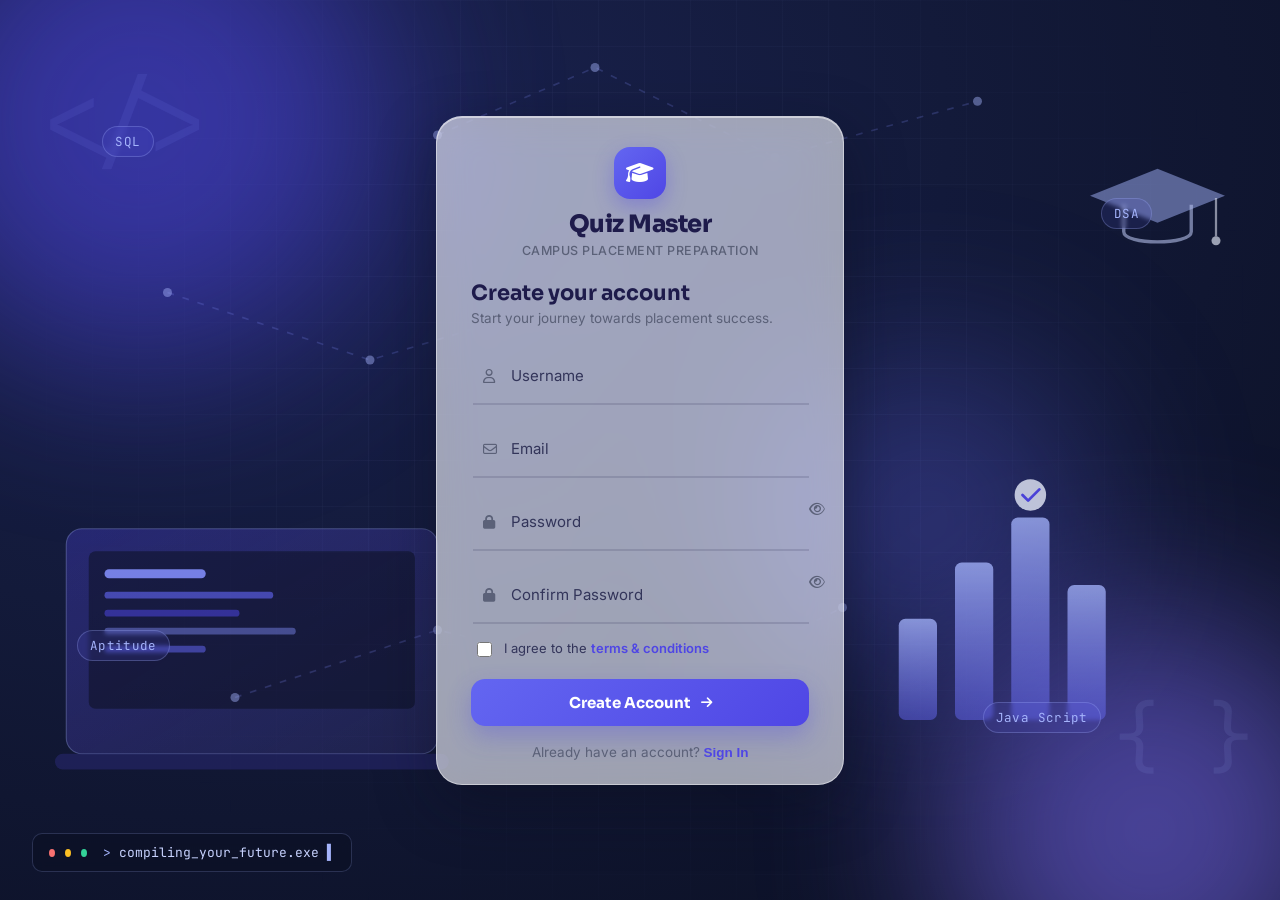
<file: index.html>
<!DOCTYPE html>
<html lang="en">
<head>
<meta charset="UTF-8" />
<meta name="viewport" content="width=device-width, initial-scale=1.0" />
<title>PlacementPro — Sign In / Sign Up</title>
<link rel="preconnect" href="https://fonts.googleapis.com">
<link rel="preconnect" href="https://fonts.gstatic.com" crossorigin>
<link href="https://fonts.googleapis.com/css2?family=Sora:wght@400;600;700;800&family=Inter:wght@400;500;600&family=JetBrains+Mono:wght@400;500&display=swap" rel="stylesheet">
<link rel="stylesheet" href="https://cdnjs.cloudflare.com/ajax/libs/font-awesome/6.5.1/css/all.min.css">
<link rel="stylesheet" href="CSS/index.css">
</head>
<body>

  <!-- ===================== BACKGROUND SCENE ===================== -->
  <div class="scene" aria-hidden="true">
    <div class="grid-overlay"></div>
    <div class="glow glow-1"></div>
    <div class="glow glow-2"></div>
    <div class="glow glow-3"></div>

    <svg class="scene-illustration" viewBox="0 0 1200 800" preserveAspectRatio="xMidYMid slice">
      <defs>
        <linearGradient id="panelGrad" x1="0" y1="0" x2="1" y2="1">
          <stop offset="0%" stop-color="#4F46E5" stop-opacity="0.35"/>
          <stop offset="100%" stop-color="#7C6CF7" stop-opacity="0.15"/>
        </linearGradient>
        <linearGradient id="barGrad" x1="0" y1="1" x2="0" y2="0">
          <stop offset="0%" stop-color="#6366F1" stop-opacity="0.55"/>
          <stop offset="100%" stop-color="#A5B4FC" stop-opacity="0.85"/>
        </linearGradient>
      </defs>

      <!-- laptop / code editor silhouette -->
      <g class="float-slow" transform="translate(90,470)">
        <rect x="0" y="0" width="330" height="200" rx="14" fill="url(#panelGrad)" stroke="#A5B4FC" stroke-opacity="0.35"/>
        <rect x="20" y="20" width="290" height="140" rx="6" fill="#0B1020" fill-opacity="0.55"/>
        <rect x="34" y="36" width="90" height="8" rx="4" fill="#818CF8"/>
        <rect x="34" y="56" width="150" height="6" rx="3" fill="#6366F1" fill-opacity="0.7"/>
        <rect x="34" y="72" width="120" height="6" rx="3" fill="#4F46E5" fill-opacity="0.6"/>
        <rect x="34" y="88" width="170" height="6" rx="3" fill="#818CF8" fill-opacity="0.5"/>
        <rect x="34" y="104" width="90" height="6" rx="3" fill="#6366F1" fill-opacity="0.6"/>
        <rect x="-10" y="200" width="350" height="14" rx="7" fill="#312E81" fill-opacity="0.5"/>
      </g>

      <!-- interview / leaderboard bar chart -->
      <g class="float-med" transform="translate(830,430)">
        <rect x="0" y="120" width="34" height="90" rx="6" fill="url(#barGrad)"/>
        <rect x="50" y="70" width="34" height="140" rx="6" fill="url(#barGrad)"/>
        <rect x="100" y="30" width="34" height="180" rx="6" fill="url(#barGrad)"/>
        <rect x="150" y="90" width="34" height="120" rx="6" fill="url(#barGrad)"/>
        <circle cx="117" cy="10" r="14" fill="#EEF2FF" fill-opacity="0.85"/>
        <path d="M110 10 l5 5 l10 -10" stroke="#4F46E5" stroke-width="2.5" fill="none" stroke-linecap="round" stroke-linejoin="round"/>
      </g>

      <!-- graduation cap -->
      <g class="float-slow" transform="translate(1000,150)">
        <path d="M60 0 L120 24 L60 48 L0 24 Z" fill="#A5B4FC" fill-opacity="0.55"/>
        <path d="M30 32 V56 C30 68 90 68 90 56 V32" fill="none" stroke="#C7D2FE" stroke-width="3" stroke-opacity="0.6"/>
        <line x1="112" y1="26" x2="112" y2="60" stroke="#EEF2FF" stroke-width="2" stroke-opacity="0.6"/>
        <circle cx="112" cy="64" r="4" fill="#EEF2FF" fill-opacity="0.7"/>
      </g>

      <!-- circuit / network dotted connectors -->
      <g class="network-lines" stroke="#818CF8" stroke-opacity="0.25" stroke-width="1.5" fill="none">
        <path d="M420 120 L560 60 L720 140 L900 90"/>
        <path d="M180 260 L360 320 L560 260"/>
        <path d="M240 620 L420 560 L640 610 L780 540"/>
      </g>
      <g fill="#A5B4FC" fill-opacity="0.5">
        <circle cx="420" cy="120" r="4"/>
        <circle cx="560" cy="60" r="4"/>
        <circle cx="720" cy="140" r="4"/>
        <circle cx="900" cy="90" r="4"/>
        <circle cx="180" cy="260" r="4"/>
        <circle cx="360" cy="320" r="4"/>
        <circle cx="560" cy="260" r="4"/>
        <circle cx="240" cy="620" r="4"/>
        <circle cx="420" cy="560" r="4"/>
        <circle cx="640" cy="610" r="4"/>
        <circle cx="780" cy="540" r="4"/>
      </g>

      <!-- code bracket motif -->
      <text class="code-glyph" x="60" y="140" font-family="JetBrains Mono, monospace" font-size="90" fill="#818CF8" fill-opacity="0.18">&lt;/&gt;</text>
      <text class="code-glyph glyph-2" x="1020" y="680" font-family="JetBrains Mono, monospace" font-size="70" fill="#A5B4FC" fill-opacity="0.16">{ }</text>
    </svg>

    <div class="floating-tags">
      <span class="tag t1">SQL</span>
      <span class="tag t2">Aptitude</span>
      <span class="tag t3">DSA</span>
      <span class="tag t4">Java Script</span>
      <span class="tag t5">HR&nbsp;Round</span>
    </div>

    <div class="terminal-strip">
      <span class="terminal-dot d1"></span><span class="terminal-dot d2"></span><span class="terminal-dot d3"></span>
      <span class="terminal-prompt">&gt;</span>
      <span class="terminal-text" id="terminalText"></span><span class="cursor">▌</span>
    </div>
  </div>

  <!-- ===================== AUTH CARD ===================== -->
  <main class="auth-wrapper">
    <div class="auth-card" id="authCard">

      <div class="brand">
        <div class="brand-icon"><i class="fa-solid fa-graduation-cap"></i></div>
        <h1 class="brand-name">Quiz Master</h1>
        <p class="brand-tag">Campus Placement Preparation</p>
      </div>

      <p class="form-message" id="formMessage" role="alert"></p>

      <!-- SIGN UP -->
      <section class="form-panel" id="signupPanel">
        <h2 class="form-title">Create your account</h2>
        <p class="form-subtitle">Start your journey towards placement success.</p>

        <form id="signupForm" novalidate autocomplete="off">
          <div class="field">
            <i class="fa-regular fa-user field-icon"></i>
            <input type="text" id="suUsername" placeholder=" " autocomplete="username">
            <label for="suUsername">Username</label>
            <span class="underline"></span>
            <span class="error-msg" id="suUsernameError"></span>
          </div>

          <div class="field">
            <i class="fa-regular fa-envelope field-icon"></i>
            <input type="email" id="suEmail" placeholder=" " autocomplete="email">
            <label for="suEmail">Email</label>
            <span class="underline"></span>
            <span class="error-msg" id="suEmailError"></span>
          </div>

          <div class="field">
            <i class="fa-solid fa-lock field-icon"></i>
            <input type="password" id="suPassword" placeholder=" " autocomplete="new-password">
            <label for="suPassword">Password</label>
            <span class="underline"></span>
            <button type="button" class="eye-toggle" data-target="suPassword" aria-label="Show password">
              <i class="fa-regular fa-eye"></i>
            </button>
            <span class="error-msg" id="suPasswordError"></span>
          </div>

          <div class="field">
            <i class="fa-solid fa-lock field-icon"></i>
            <input type="password" id="suConfirm" placeholder=" " autocomplete="new-password">
            <label for="suConfirm">Confirm Password</label>
            <span class="underline"></span>
            <button type="button" class="eye-toggle" data-target="suConfirm" aria-label="Show password">
              <i class="fa-regular fa-eye"></i>
            </button>
            <span class="error-msg" id="suConfirmError"></span>
          </div>

          <div class="checkbox-row">
            <input type="checkbox" id="terms">
            <label for="terms">I agree to the <a href="#" class="link" onclick="return false;">terms &amp; conditions</a></label>
          </div>
          <span class="error-msg" id="termsError"></span>

          <button type="submit" class="btn-primary">
            <span>Create Account</span> <i class="fa-solid fa-arrow-right"></i>
          </button>
        </form>

        <p class="switch-text">Already have an account?
          <button type="button" class="link-btn" id="toSignIn">Sign In</button>
        </p>
      </section>

      <!-- SIGN IN -->
      <section class="form-panel" id="signinPanel" hidden>
        <h2 class="form-title">Welcome back</h2>
        <p class="form-subtitle">Continue your placement preparation journey.</p>

        <form id="signinForm" novalidate autocomplete="off">
          <div class="field">
            <i class="fa-regular fa-user field-icon"></i>
            <input type="text" id="siUsername" placeholder=" " autocomplete="username">
            <label for="siUsername">Username or Email</label>
            <span class="underline"></span>
            <span class="error-msg" id="siUsernameError"></span>
          </div>

          <div class="field">
            <i class="fa-solid fa-lock field-icon"></i>
            <input type="password" id="siPassword" placeholder=" " autocomplete="current-password">
            <label for="siPassword">Password</label>
            <span class="underline"></span>
            <button type="button" class="eye-toggle" data-target="siPassword" aria-label="Show password">
              <i class="fa-regular fa-eye"></i>
            </button>
            <span class="error-msg" id="siPasswordError"></span>
          </div>

          <div class="checkbox-row">
            <input type="checkbox" id="rememberMe">
            <label for="rememberMe">Remember me</label>
          </div>

          <button type="submit" class="btn-primary">
            <span>Sign In</span> <i class="fa-solid fa-arrow-right"></i>
          </button>
        </form>

        <p class="switch-text">Don't have an account?
          <button type="button" class="link-btn" id="toSignUp">Sign Up</button>
        </p>
      </section>

    </div>
  </main>

  <script src="JS/index.js"></script>
</body>
</html>
</file>
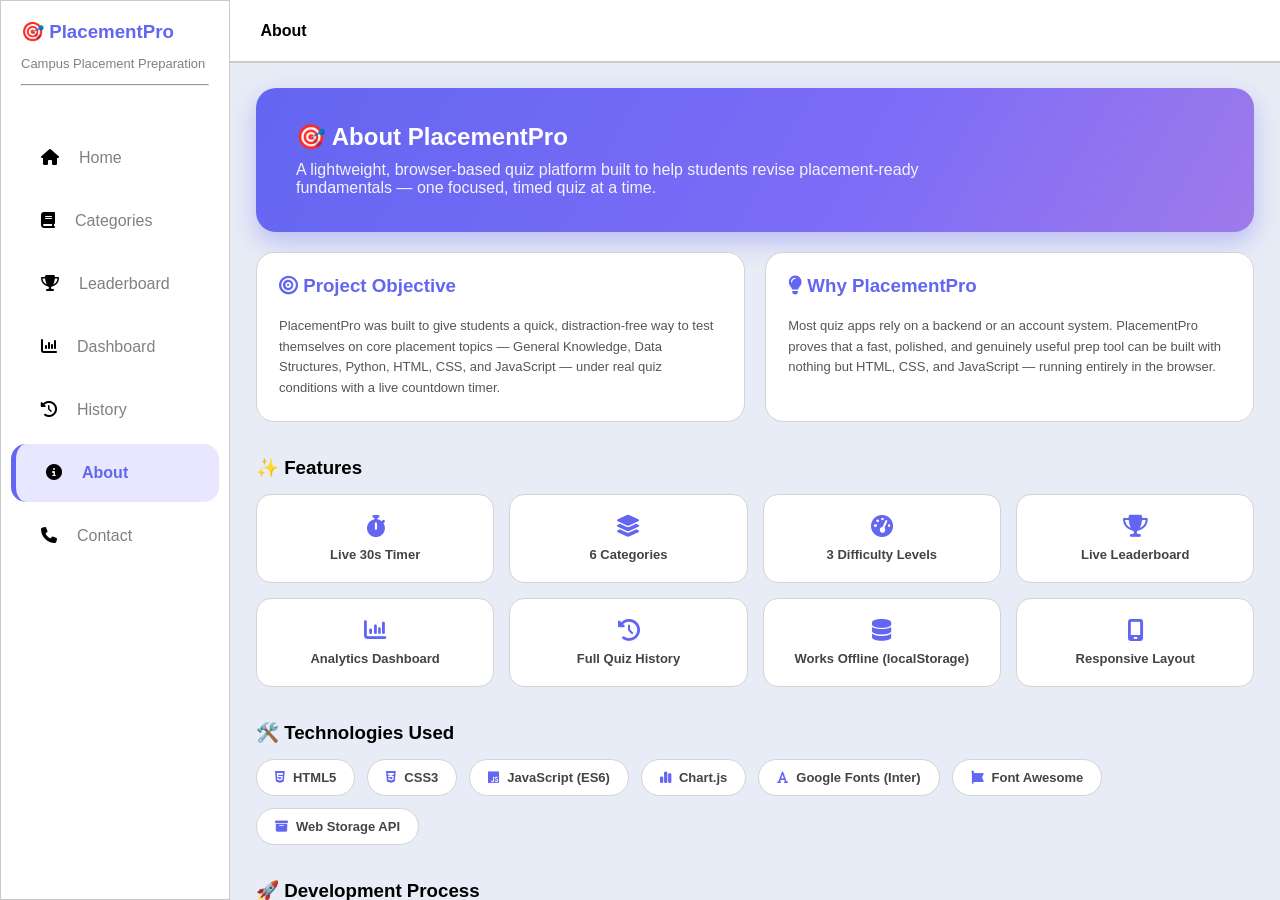
<file: about.html>
<!DOCTYPE html>
<html lang="en">
<head>
    <meta charset="UTF-8">
    <meta name="viewport" content="width=device-width, initial-scale=1.0">
    <title>Qiuz-About</title>
    <link rel="stylesheet" href="CSS/about.css">
    <link rel="stylesheet" href="https://cdnjs.cloudflare.com/ajax/libs/font-awesome/6.7.2/css/all.min.css">

</head>
<body>
    <nav>
        <header>
            <h3>🎯 PlacementPro</h3>
            <p>Campus Placement Preparation</p>
            <hr>
        </header>

        <div class="section">
            <div class="section-box home">
                <div class="icon"><i class="fa-solid fa-house"></i></div>
                <a href="home.html">Home</a>
            </div>
            <div class="section-box categories">
                <div class="icon"><i class="fa-solid fa-book"></i></div>
                <a href="categories.html">Categories</a>
            </div>
            <div class="section-box leaderboard">
                <div class="icon"><i class="fa-solid fa-trophy"></i></div>
                <a href="leaderboard.html">Leaderboard</a>
            </div>
            <div class="section-box dashboard">
                <div class="icon"><i class="fa-solid fa-chart-column"></i></div>
                <a href="dashboard.html">Dashboard</a>
            </div>
            <div class="section-box history">
                <div class="icon"><i class="fa-solid fa-clock-rotate-left"></i></div>
                <a href="history.html">History</a>
            </div>
            <div class="section-box active about">
                <div class="icon"><i class="fa-solid fa-circle-info"></i></div>
                <a href="about.html">About</a>
            </div>
            <div class="section-box contact">
                <div class="icon"><i class="fa-solid fa-phone"></i></div>
                <a href="contact.html">Contact</a>
            </div>
        </div>
    </nav>

    <section class="about-page">
        <nav class="topbar"><h4>About</h4></nav>

        <div class="body">

            <div class="hero">
                <h1>🎯 About PlacementPro</h1>
                <p>A lightweight, browser-based quiz platform built to help students revise placement-ready fundamentals — one focused, timed quiz at a time.</p>
            </div>

            <div class="grid-2">
                <div class="card">
                    <h3><i class="fa-solid fa-bullseye"></i> Project Objective</h3>
                    <p>PlacementPro was built to give students a quick, distraction-free way to test themselves on core placement topics — General Knowledge, Data Structures, Python, HTML, CSS, and JavaScript — under real quiz conditions with a live countdown timer.</p>
                </div>
                <div class="card">
                    <h3><i class="fa-solid fa-lightbulb"></i> Why PlacementPro</h3>
                    <p>Most quiz apps rely on a backend or an account system. PlacementPro proves that a fast, polished, and genuinely useful prep tool can be built with nothing but HTML, CSS, and JavaScript — running entirely in the browser.</p>
                </div>
            </div>

            <h3 class="section-title">✨ Features</h3>
            <div class="feature-grid">
                <div class="feature-item"><i class="fa-solid fa-stopwatch"></i><p>Live 30s Timer</p></div>
                <div class="feature-item"><i class="fa-solid fa-layer-group"></i><p>6 Categories</p></div>
                <div class="feature-item"><i class="fa-solid fa-gauge-high"></i><p>3 Difficulty Levels</p></div>
                <div class="feature-item"><i class="fa-solid fa-trophy"></i><p>Live Leaderboard</p></div>
                <div class="feature-item"><i class="fa-solid fa-chart-column"></i><p>Analytics Dashboard</p></div>
                <div class="feature-item"><i class="fa-solid fa-clock-rotate-left"></i><p>Full Quiz History</p></div>
                <div class="feature-item"><i class="fa-solid fa-database"></i><p>Works Offline (localStorage)</p></div>
                <div class="feature-item"><i class="fa-solid fa-mobile-screen"></i><p>Responsive Layout</p></div>
            </div>

            <h3 class="section-title">🛠️ Technologies Used</h3>
            <div class="tech-row">
                <span class="tech-pill"><i class="fa-brands fa-html5"></i> HTML5</span>
                <span class="tech-pill"><i class="fa-brands fa-css3-alt"></i> CSS3</span>
                <span class="tech-pill"><i class="fa-brands fa-js"></i> JavaScript (ES6)</span>
                <span class="tech-pill"><i class="fa-solid fa-chart-simple"></i> Chart.js</span>
                <span class="tech-pill"><i class="fa-solid fa-font"></i> Google Fonts (Inter)</span>
                <span class="tech-pill"><i class="fa-brands fa-font-awesome"></i> Font Awesome</span>
                <span class="tech-pill"><i class="fa-solid fa-box-archive"></i> Web Storage API</span>
            </div>

            <h3 class="section-title">🚀 Development Process</h3>
            <div class="timeline">
                <div class="t-item">
                    <div class="t-dot"></div>
                    <div class="t-content">
                        <h4>Planning &amp; Wireframing</h4>
                        <p>Mapped out the quiz flow — category selection, difficulty, timed questions, and result summary.</p>
                    </div>
                </div>
                <div class="t-item">
                    <div class="t-dot"></div>
                    <div class="t-content">
                        <h4>Core Quiz Engine</h4>
                        <p>Built the Home, Quiz, and Result popup with a 150-question bank across categories and difficulty levels.</p>
                    </div>
                </div>
                <div class="t-item">
                    <div class="t-dot"></div>
                    <div class="t-content">
                        <h4>Leaderboard</h4>
                        <p>Added score persistence, podium ranking, search, filter, and sort using localStorage.</p>
                    </div>
                </div>
                <div class="t-item">
                    <div class="t-dot"></div>
                    <div class="t-content">
                        <h4>Platform Expansion</h4>
                        <p>Extended the project into a full platform — Categories, Analytics Dashboard, History, About, and Contact pages.</p>
                    </div>
                </div>
            </div>

            <h3 class="section-title">🔭 Future Scope</h3>
            <div class="grid-2">
                <div class="card small"><i class="fa-solid fa-server"></i><p>Backend + real accounts for cross-device sync</p></div>
                <div class="card small"><i class="fa-solid fa-brain"></i><p>Adaptive difficulty based on performance</p></div>
                <div class="card small"><i class="fa-solid fa-users"></i><p>Live multiplayer quiz battles</p></div>
                <div class="card small"><i class="fa-solid fa-code"></i><p>In-browser coding round with test cases</p></div>
            </div>

            <h3 class="section-title">👨‍💻 Developer</h3>
            <div class="dev-card">
                <div class="dev-avatar">P</div>
                <div>
                    <h4>Paul Raj</h4>
                    <p>Final-year B.E. CSE student, Einstein College of Engineering, Tirunelveli · Building frontend projects for placement prep &amp; portfolio.</p>
                </div>
            </div>

            <h3 class="section-title">❓ FAQ</h3>
            <div class="faq-list" id="faqList">
                <div class="faq-item">
                    <div class="faq-q">Do I need to sign up to use PlacementPro?  <i class="fa-solid fa-chevron-down"></i></div>
                    <div class="faq-a">No account is needed. Just enter your name on the Home page and start a quiz — your results are saved locally in your browser.</div>
                </div>
                <div class="faq-item">
                    <div class="faq-q">Where is my data stored? <i class="fa-solid fa-chevron-down"></i></div>
                    <div class="faq-a">All quiz history and scores are stored in your browser's localStorage. Nothing is sent to a server.</div>
                </div>
                <div class="faq-item">
                    <div class="faq-q">Will my data sync across devices? <i class="fa-solid fa-chevron-down"></i></div>
                    <div class="faq-a">Not currently — since there's no backend, data stays on the device and browser you used to take the quiz.</div>
                </div>
                <div class="faq-item">
                    <div class="faq-q">Can I retake a quiz? <i class="fa-solid fa-chevron-down"></i></div>
                    <div class="faq-a">Yes, you can retake any category and difficulty as many times as you like — every attempt is logged in your History.</div>
                </div>
            </div>

        </div>
    </section>
</body>
<script src="JS/about.js"></script>
</html>
</file>
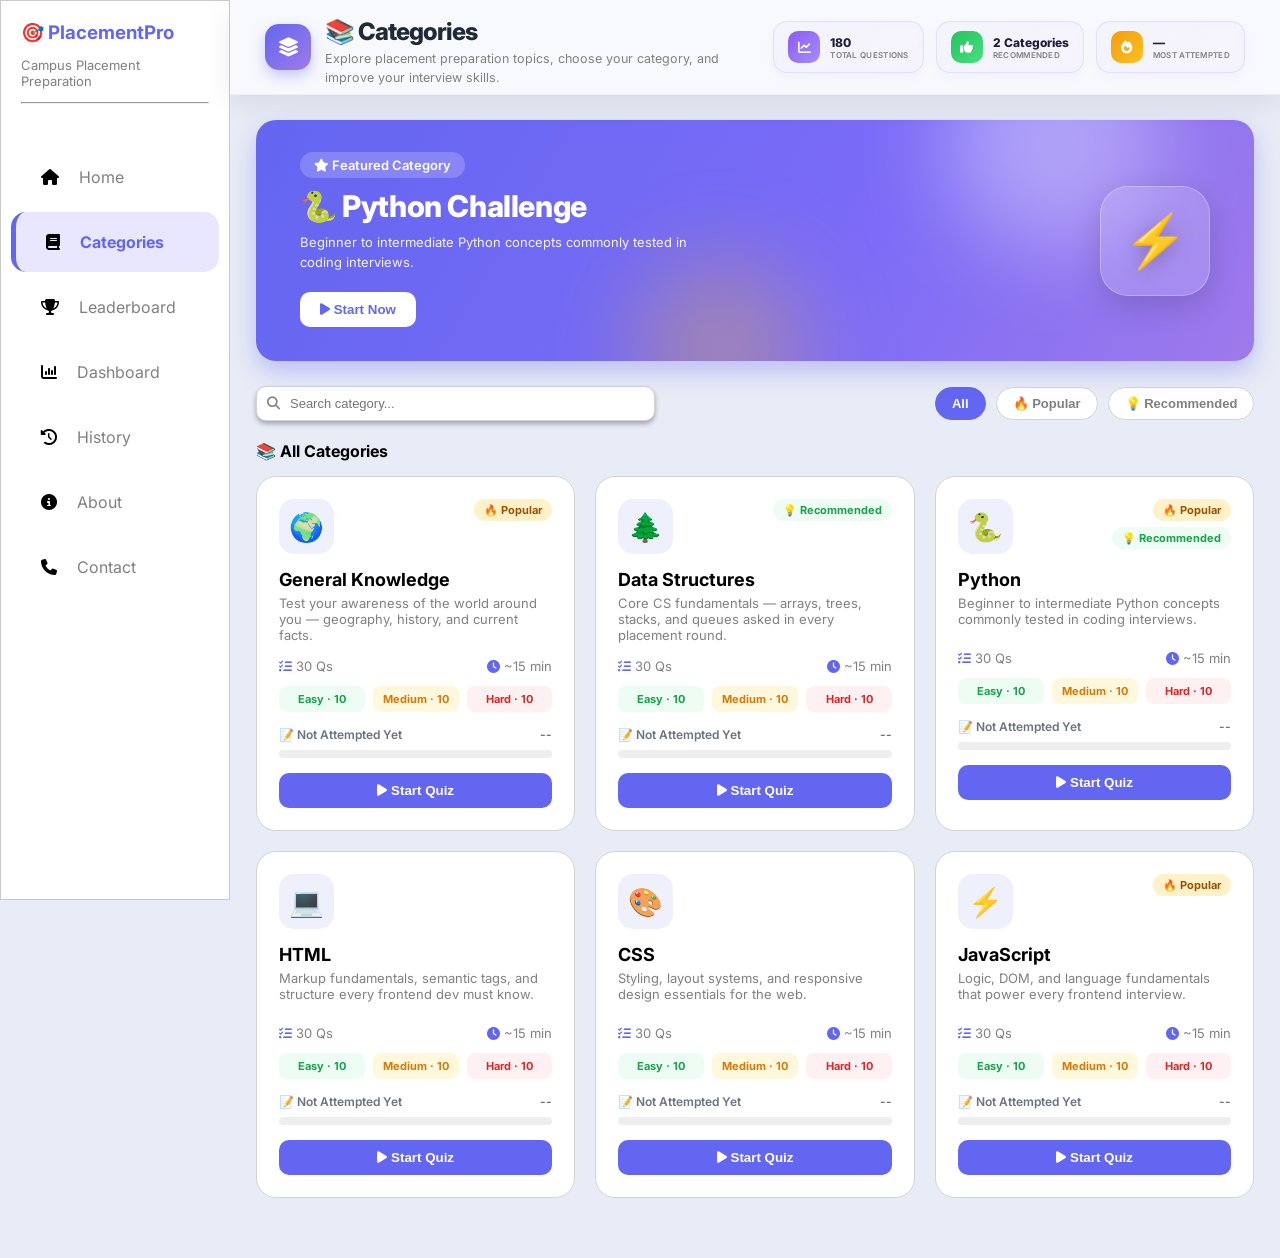
<file: categories.html>
<!DOCTYPE html>
<html lang="en">
<head>
    <meta charset="UTF-8">
    <meta name="viewport" content="width=device-width, initial-scale=1.0">
    <title>Categories</title>
    <link rel="stylesheet" href="CSS/categories.css">
    <link rel="stylesheet" href="https://cdnjs.cloudflare.com/ajax/libs/font-awesome/6.7.2/css/all.min.css">
    <link href="https://fonts.googleapis.com/css2?family=Inter:wght@400;500;600;700;800&display=swap" rel="stylesheet">

</head>
<body>
    <nav>
        <header>
            <h3>🎯 PlacementPro</h3>
            <p>Campus Placement Preparation</p>
            <hr>
        </header>

        <div class="section">
            <div class="section-box home" >
                <div class="icon">
                    <i class="fa-solid fa-house"></i>
                </div>
                <a href="home.html">Home</a>
            </div>

            <div class="section-box active categories">
                <div class="icon">
                    <i class="fa-solid fa-book"></i>
                </div>
                <a href="categories.html">Categories</a>
            </div>

            <div class="section-box leaderboard">
                <div class="icon">
                    <i class="fa-solid fa-trophy"></i>
                </div>
                <a href="leaderboard.html">Leaderboard</a>
            </div>

            <div class="section-box dashboard">
                <div class="icon">
                    <i class="fa-solid fa-chart-column"></i>
                </div>
                <a href="dashboard.html">Dashboard</a>
            </div>

            <div class="section-box history">
                <div class="icon">
                    <i class="fa-solid fa-history"></i> 
                </div>
                <a href="history.html">History</a>
            </div>

            <div class="section-box about">
                <div class="icon">
                    <i class="fa-solid fa-circle-info"></i>
                </div>
                <a href="about.html">About</a>
            </div>

            <div class="section-box contact">
                <div class="icon">
                    <i class="fa-solid fa-phone"></i>
                </div>
                <a href="contact.html">Contact</a>
            </div>     
        </div>
    </nav>
    <section class="category-page">
            <nav class="topbar">
            <div class="topbar-left">
                <div class="topbar-icon"><i class="fa-solid fa-layer-group"></i></div>
                <div class="topbar-titles">
                    <h2>📚 Categories</h2>
                    <p>Explore placement preparation topics, choose your category, and improve your interview skills.</p>
                </div>
            </div>

            <div class="topbar-stats">
                <div class="stat-card">
                    <div class="stat-icon stat-icon--violet"><i class="fa-solid fa-chart-line"></i></div>
                    <div class="stat-info">
                        <span class="stat-value" id="statQuestions">0</span>
                        <span class="stat-label">Total Questions</span>
                    </div>
                </div>
                <div class="stat-card">
                    <div class="stat-icon stat-icon--green"><i class="fa-solid fa-thumbs-up"></i></div>
                    <div class="stat-info">
                        <span class="stat-value" id="statRecommended">–</span>
                        <span class="stat-label">Recommended</span>
                    </div>
                </div>
                <div class="stat-card">
                    <div class="stat-icon stat-icon--amber"><i class="fa-solid fa-fire"></i></div>
                    <div class="stat-info">
                        <span class="stat-value" id="statPopular">JavaScript</span>
                        <span class="stat-label"> Most Attempted </span>
                    </div>
                </div>
            </div>
        </nav>

        <div class="body">
            <!-- Featured banner -->
            <div class="featured-banner">
                <div class="hero-decor hero-decor-1"></div>
                <div class="hero-decor hero-decor-2"></div>

                <div class="featured-text">
                    <span class="badge-featured"><i class="fa-solid fa-star"></i> Featured Category</span>
                    <h2 id="featuredTitle">JavaScript Challenge</h2>
                    <p id="featuredDesc">Sharpen your logic with our most attempted category this week — 30 curated questions across 3 difficulty levels.</p>
                    <button class="startFeatured" id="featuredBtn">
                        <i class="fa-solid fa-play"></i> Start Now
                    </button>
                </div>

                <div class="featured-visual">
                    <div class="featured-emoje">⚡</div>
                </div>
            </div>

            <!-- Search + filter -->
            <div class="cat-controls">
                <div class="inputBox">
                    <i class="fa-solid fa-magnifying-glass"></i>
                    <input type="text" id="catSearch" placeholder="Search category...">
                </div>
                <div class="filterChips" id="filterChips">
                    <button class="chip active" data-filter="all">All</button>
                    <button class="chip" data-filter="popular">🔥 Popular</button>
                    <button class="chip" data-filter="recommended">💡 Recommended</button>
                </div>
            </div>

            <h3>📚 All Categories</h3>
            <div class="cat-grid" id="catGrid"></div>
        </div>
    </section>

    <script src="JS/data.js"></script>
    <script src="JS/categories.js"></script>
</body>
</html>
</file>
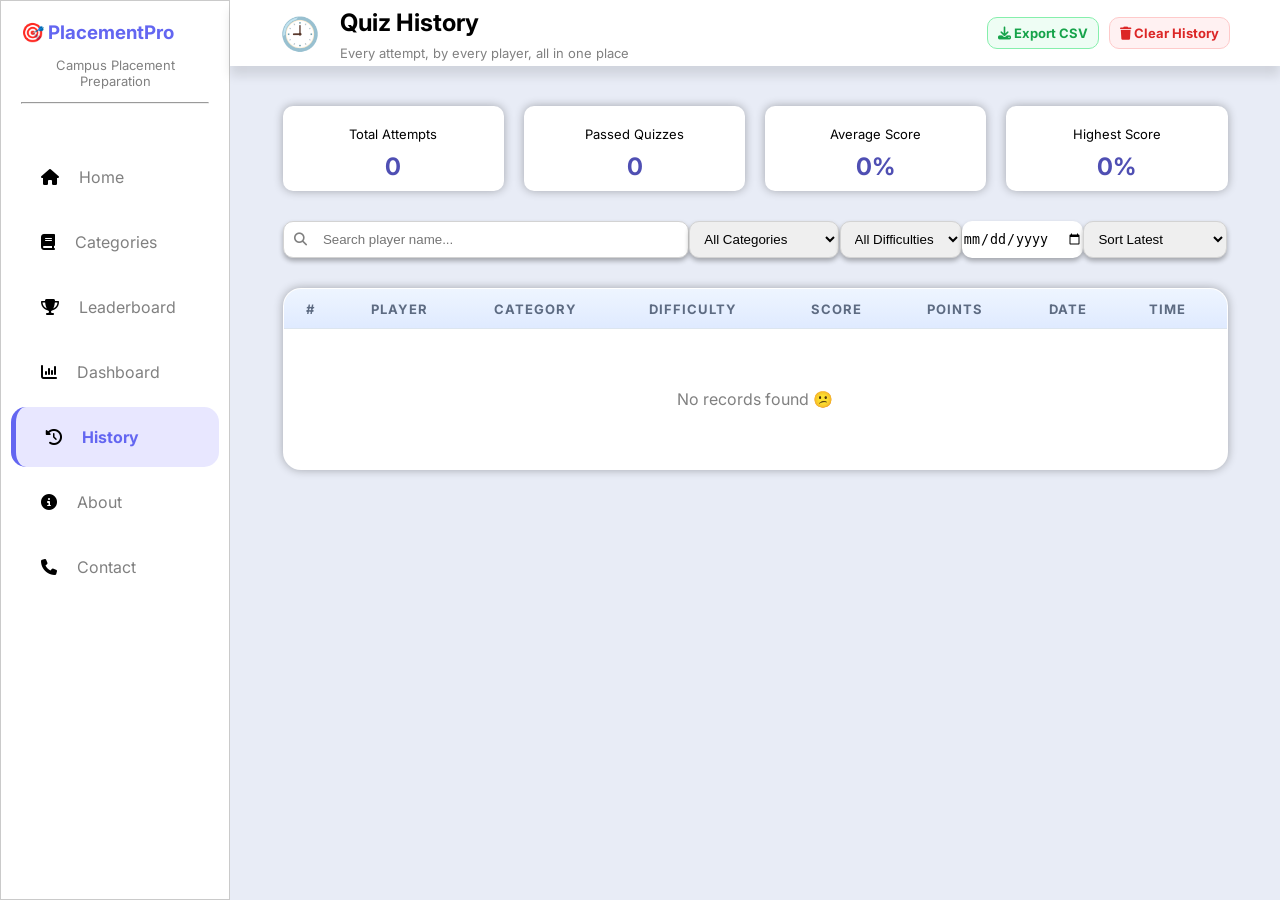
<file: history.html>
<!DOCTYPE html>
<html lang="en">
<head>
    <meta charset="UTF-8">
    <meta name="viewport" content="width=device-width, initial-scale=1.0">
    <title>Qiuz History</title>
    <link rel="stylesheet" href="CSS/history.css">
    <link rel="stylesheet" href="https://cdnjs.cloudflare.com/ajax/libs/font-awesome/6.7.2/css/all.min.css">

</head>
<body>
    <nav>
        <header>
            <h3>🎯 PlacementPro</h3>
            <p>Campus Placement Preparation</p>
            <hr>
        </header>

        <div class="section">
            <div class="section-box home" >
                <div class="icon">
                    <i class="fa-solid fa-house"></i>
                </div>
                <a href="home.html">Home</a>
            </div>

            <div class="section-box categories">
                <div class="icon">
                    <i class="fa-solid fa-book"></i>
                </div>
                <a href="">Categories</a>
            </div>

            <div class="section-box leaderboard">
                <div class="icon">
                    <i class="fa-solid fa-trophy"></i>
                </div>
                <a href="leaderboard.html">Leaderboard</a>
            </div>

            <div class="section-box dashboard">
                <div class="icon">
                    <i class="fa-solid fa-chart-column"></i>
                </div>
                <a href="">Dashboard</a>
            </div>

            <div class="section-box active history">
                <div class="icon">
                    <i class="fa-solid fa-history"></i> 
                </div>
                <a href="history.html">History</a>
            </div>

            <div class="section-box about">
                <div class="icon">
                    <i class="fa-solid fa-circle-info"></i>
                </div>
                <a href="about.html">About</a>
            </div>

            <div class="section-box contact">
                <div class="icon">
                    <i class="fa-solid fa-phone"></i>
                </div>
                <a href="contact.html">Contact</a>
            </div>     
        </div>
    </nav>

        <section class="Home">
            <div class="nav">
                <div class="first">
                    <span>🕘</span>
                    <div class="title">
                        <h1>Quiz History</h1>
                        <p>Every attempt, by every player, all in one place</p>
                    </div>
                </div>
                <div class="second">
                    <div class="export" id="exportBtn">
                        <i class="fa-solid fa-download"></i>
                        <p>Export CSV</p>
                    </div>
                    <div class="clear" onclick="popupShow()">
                        <i class="fa-solid fa-trash"></i>
                        <p>Clear History</p>
                    </div>
                </div>
            </div>

            <div class="body">
                <div class="container">
                    <div class="box">
                        <p>Total Attempts</p>
                        <span id="totalAttempts">0%</span>
                    </div>
                    <div class="box">
                        <p>Passed Quizzes</p>
                        <span id="passedQuizzes">0</span>
                    </div>
                    <div class="box">
                        <p>Average Score</p>
                        <span id="averageScore">0%</span>
                    </div>
                    <div class="box">
                        <p>Highest Score</p>
                        <span id="highestScore">0%</span>
                    </div>
                </div>

                <div class="input-selection">
                    <div class="inputBox">
                            <i class="fa-solid fa-magnifying-glass"></i>
                        <input type="text" id="input" placeholder="Search player name...">
                    </div>
                    <select id="selectCategories">
                        <option value="">All Categories</option>
                        <option value="General Knowledge">General Knowledge</option>
                        <option value="Data Structures">Data Structures</option>
                        <option value="Python">Python</option>
                        <option value="HTML">HTML</option>
                        <option value="CSS">CSS</option>
                        <option value="JavaScript">JavaScript</option>
                    </select>
        
                    <select id="selectDifficulties">
                        <option value="">All Difficulties</option>
                        <option value="easy">Easy</option>
                        <option value="medium">Medium</option>
                        <option value="hard">Hard</option>
                    </select>
                    <input type="date" id="date">
                    <select id="selectSort">
                        <option value="latest">Sort Latest</option>
                        <option value="oldest">Sort Oldest</option>
                        <option value="highest">Sort Highest Score</option>
                        <option value="lowest">Sort Lowest Score</option>
                    </select>
                </div>

                <table>
                    <thead>
                        <tr>
                            <th>#</th>
                            <th>PLAYER</th>
                            <th>CATEGORY</th>
                            <th>DIFFICULTY</th>
                            <th>SCORE</th>
                            <th>POINTS</th>
                            <th>DATE</th>
                            <th>TIME</th>
                        </tr>
                    </thead>
                    <tbody id="historyBody">
                        <tr>
                            <td colspan="8" class="no-data">
                                No records found 😕
                            </td>
                        </tr>
                    </tbody>
                </table>
            </div>
            
        </section>
        <div class="overlay">
            <div class="popupMsg">
                <div class="delete-icon">
                    <div class="outer-circle">
                        <div class="inner-circle">
                            <i class="fa-solid fa-trash"></i>
                        </div>
                    </div>
                </div>
                <h2 id="main">Delete History?</h2>
                <p id="p">Are you sure you want to delete <span>this quiz History</span>? This action cannot be undone.</p>
                <button id="cancel" onclick="cancelUpdate()">Cancel</button>
                <button id="delete" onclick="deleteUpdate()"><i class="fa-solid fa-trash"></i>Delete</button>
            </div>
        </div>
</body>
<script src="JS/history.js"></script>
</html>
</file>
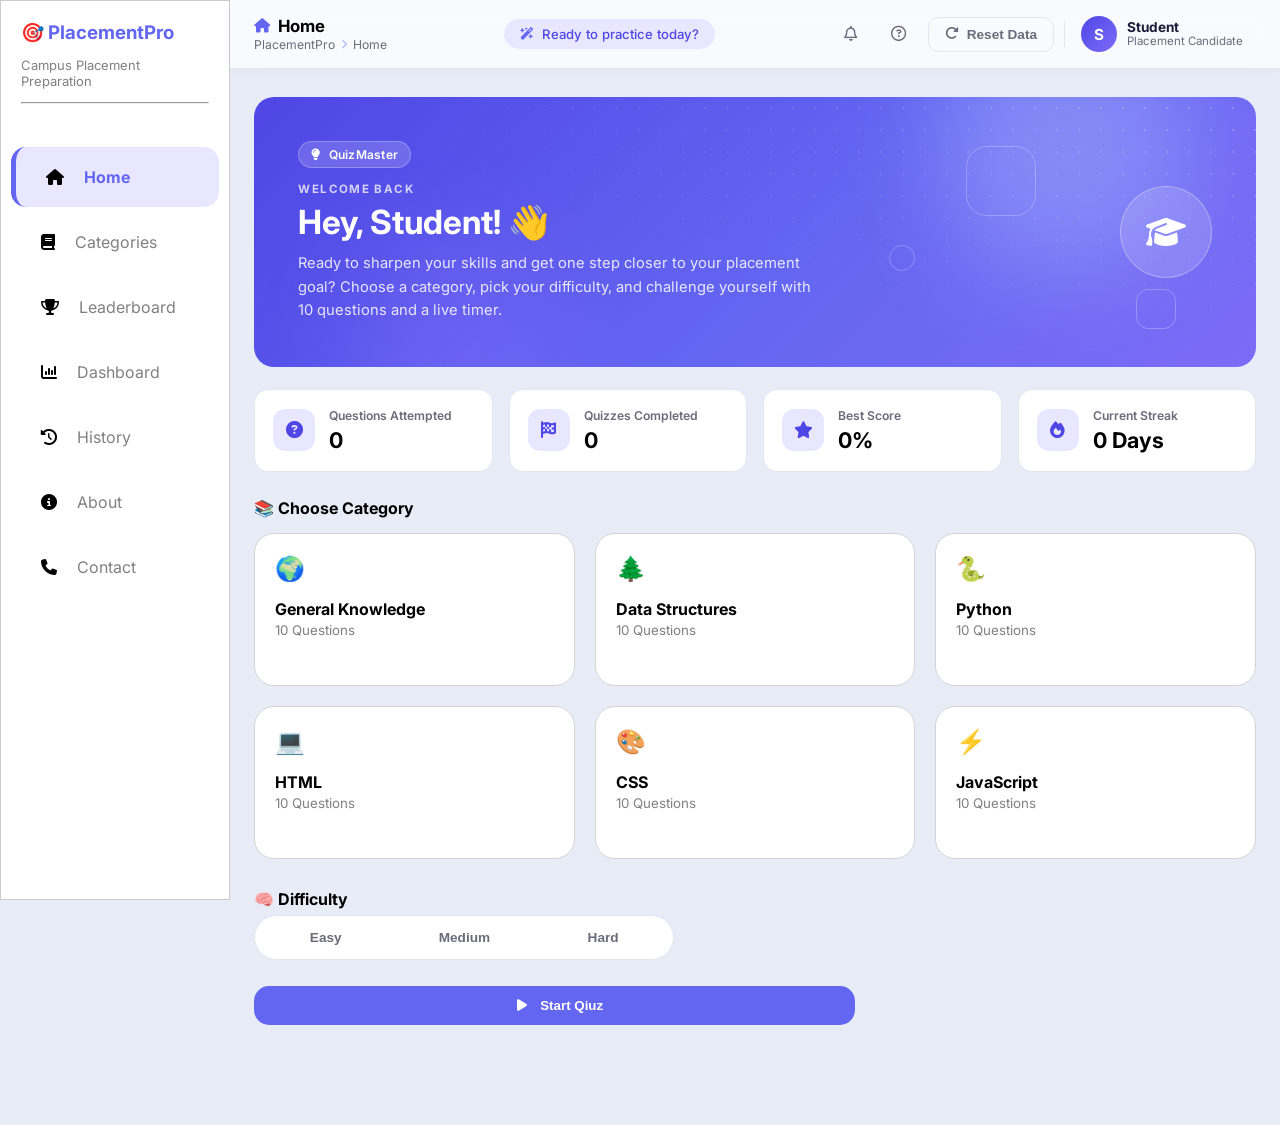
<file: home.html>
<!DOCTYPE html>
<html lang="en">
<head>
    <meta charset="UTF-8">
    <meta name="viewport" content="width=device-width, initial-scale=1.0">
    <title>Quiz Application</title>
    <link rel="stylesheet" href="CSS/style.css">
    <link rel="stylesheet" href="https://cdnjs.cloudflare.com/ajax/libs/font-awesome/6.7.2/css/all.min.css">

    <!-- font style link -->
    <link rel="preconnect" href="https://fonts.googleapis.com">
    <link rel="preconnect" href="https://fonts.gstatic.com" crossorigin>
    <link href="https://fonts.googleapis.com/css2?family=Inter:wght@100..900&display=swap" rel="stylesheet">
</head>
<body>
    <nav>
        <header>
            <h3>🎯 PlacementPro</h3>
            <p>Campus Placement Preparation</p>
            <hr>
        </header>

        <div class="section">
            <div class="section-box active home" >
                <div class="icon">
                    <i class="fa-solid fa-house"></i>
                </div>
                <a href="home.html">Home</a>
            </div>

            <div class="section-box categories">
                <div class="icon">
                    <i class="fa-solid fa-book"></i>
                </div>
                <a href="categories.html">Categories</a>
            </div>

            <div class="section-box leaderboard">
                <div class="icon">
                    <i class="fa-solid fa-trophy"></i>
                </div>
                <a href="leaderboard.html">Leaderboard</a>
            </div>

            <div class="section-box dashboard">
                <div class="icon">
                    <i class="fa-solid fa-chart-column"></i>
                </div>
                <a href="dashboard.html">Dashboard</a>
            </div>

            <div class="section-box history">
                <div class="icon">
                    <i class="fa-solid fa-history"></i> 
                </div>
                <a href="history.html">History</a>
            </div>

            <div class="section-box about">
                <div class="icon">
                    <i class="fa-solid fa-circle-info"></i>
                </div>
                <a href="about.html">About</a>
            </div>

            <div class="section-box contact">
                <div class="icon">
                    <i class="fa-solid fa-phone"></i>
                </div>
                <a href="contact.html">Contact</a>
            </div>     
        </div>
    </nav>
    <section class="Home">
        <nav>
            <div class="navbar-left">
                <button class="menu-toggle" id="menuToggle" aria-label="Open menu">
                    <i class="fa-solid fa-bars"></i>
                </button>
                <div class="navbar-titles">
                    <h4><i class="fa-solid fa-house navbar-home-icon"></i> Home</h4>
                    <span class="navbar-breadcrumb">PlacementPro <i class="fa-solid fa-chevron-right"></i> Home</span>
                </div>
            </div>

            <div class="navbar-center" aria-hidden="true">
                <span class="navbar-greeting"><i class="fa-solid fa-wand-magic-sparkles"></i> Ready to practice today?</span>
            </div>

            <div class="navbar-right">
                <button class="icon-btn" id="notifyBtn" type="button" aria-label="Notifications" title="Notifications">
                    <i class="fa-regular fa-bell"></i>
                </button>
                <button class="icon-btn" id="helpBtn" type="button" aria-label="Help &amp; FAQs" title="Help &amp; FAQs">
                    <i class="fa-regular fa-circle-question"></i>
                </button>

                <button class="ghost-btn" id="resetDataBtn" type="button">
                    <i class="fa-solid fa-rotate-right"></i>
                    <span>Reset Data</span>
                </button>

                <span class="navbar-divider" aria-hidden="true"></span>

                <div class="profile-chip" id="profileChip" title="Logged in as">
                    <span class="profile-avatar" id="profileAvatar">S</span>
                    <span class="profile-meta">
                        <span class="profile-name" id="profileName">Student</span>
                        <span class="profile-role">Placement Candidate</span>
                    </span>
                </div>
                <div class="profile-menu" id="profileMenu">
                    <button id="logoutBtn">
                        <i class="fa-solid fa-right-from-bracket"></i>
                        Logout
                    </button>
                </div>
            </div>
        </nav>
        <div class="body">
            <!-- ===================== Welcome hero ===================== -->
            <div class="welcome-hero">
                <div class="hero-bg" aria-hidden="true">
                    <span class="glow glow-a"></span>
                    <span class="glow glow-b"></span>
                    <span class="dot-grid"></span>
                    <span class="shape shape-a"></span>
                    <span class="shape shape-b"></span>
                    <span class="shape shape-c"></span>
                </div>

                <div class="hero-content">
                    <div class="hero-text">
                        <span class="eyebrow"><i class="fa-solid fa-lightbulb"></i> QuizMaster</span>
                        <p class="welcome-label">Welcome back</p>
                        <h2>Hey, <span id="welcomeUser">Student</span>! 👋</h2>
                        <p class="hero-sub">Ready to sharpen your skills and get one step closer to your placement goal? Choose a category, pick your difficulty, and challenge yourself with 10 questions and a live timer.</p>
                    </div>
                    <div class="hero-visual" aria-hidden="true">
                        <div class="hero-visual-ring">
                            <i class="fa-solid fa-graduation-cap"></i>
                        </div>
                    </div>
                </div>
            </div>

            <!-- ===================== Quick stats ===================== -->
            <div class="stats-grid">
                <div class="stat-card" style="--d:0">
                    <div class="stat-icon"><i class="fa-solid fa-circle-question"></i></div>
                    <div class="stat-info">
                        <p class="stat-label">Questions Attempted</p>
                        <p class="stat-value" id="statQuestions">0</p>
                    </div>
                </div>
                <div class="stat-card" style="--d:1">
                    <div class="stat-icon"><i class="fa-solid fa-flag-checkered"></i></div>
                    <div class="stat-info">
                        <p class="stat-label">Quizzes Completed</p>
                        <p class="stat-value" id="statQuizzes">0</p>
                    </div>
                </div>
                <div class="stat-card" style="--d:2">
                    <div class="stat-icon"><i class="fa-solid fa-star"></i></div>
                    <div class="stat-info">
                        <p class="stat-label">Best Score</p>
                        <p class="stat-value" id="statBestScore">0%</p>
                    </div>
                </div>
                <div class="stat-card" style="--d:3">
                    <div class="stat-icon"><i class="fa-solid fa-fire"></i></div>
                    <div class="stat-info">
                        <p class="stat-label">Current Streak</p>
                        <p class="stat-value" id="statStreak">0 Days</p>
                    </div>
                </div>
            </div>

            <!-- ===================== Choose Category ===================== -->
            <h3>📚 Choose Category</h3>
            <div class="container">
                <div class="box" data-category="General Knowledge">
                    <p class="emoje">🌍</p>
                    <i class="fa-solid fa-arrow-right box-arrow"></i>
                    <p>General Knowledge</p>
                    <small>10 Questions</small>
                </div>
                <div class="box" data-category="Data Structures">
                    <p class="emoje">🌲</p>
                    <i class="fa-solid fa-arrow-right box-arrow"></i>
                    <p>Data Structures</p>
                    <small>10 Questions</small>
                </div>
                <div class="box" data-category="Python">
                    <p class="emoje">🐍</p>
                    <i class="fa-solid fa-arrow-right box-arrow"></i>
                    <p>Python</p>
                    <small>10 Questions</small>
                </div>
                <div class="box" data-category="HTML">
                    <p class="emoje">💻</p>
                    <i class="fa-solid fa-arrow-right box-arrow"></i>
                    <p>HTML</p>
                    <small>10 Questions</small>
                </div>
                <div class="box" data-category="CSS">
                    <p class="emoje">🎨</p>
                    <i class="fa-solid fa-arrow-right box-arrow"></i>
                    <p>CSS</p>
                    <small>10 Questions</small>
                </div>
                <div class="box" data-category="JavaScript">
                    <p class="emoje">⚡</p>
                    <i class="fa-solid fa-arrow-right box-arrow"></i>
                    <p>JavaScript</p>
                    <small>10 Questions</small>
                </div>
            </div>

            <!-- ===================== Difficulty ===================== -->
            <h3 id="h3">🧠 Difficulty</h3>
            <div id="difBtn">
                <button class="btn" id="easyBtn" data-difflevel="easy">Easy</button>
                <button class="btn" id="medBtn" data-difflevel="medium">Medium</button>
                <button class="btn" id="hardBtn" data-difflevel="hard">Hard</button>
            </div>

            <button id="stBtn">
                <i class="fa-solid fa-play"></i> Start Qiuz
            </button>
        </div>
    </section>
</body>
<script src="JS/home.js"></script>
</html>
</file>
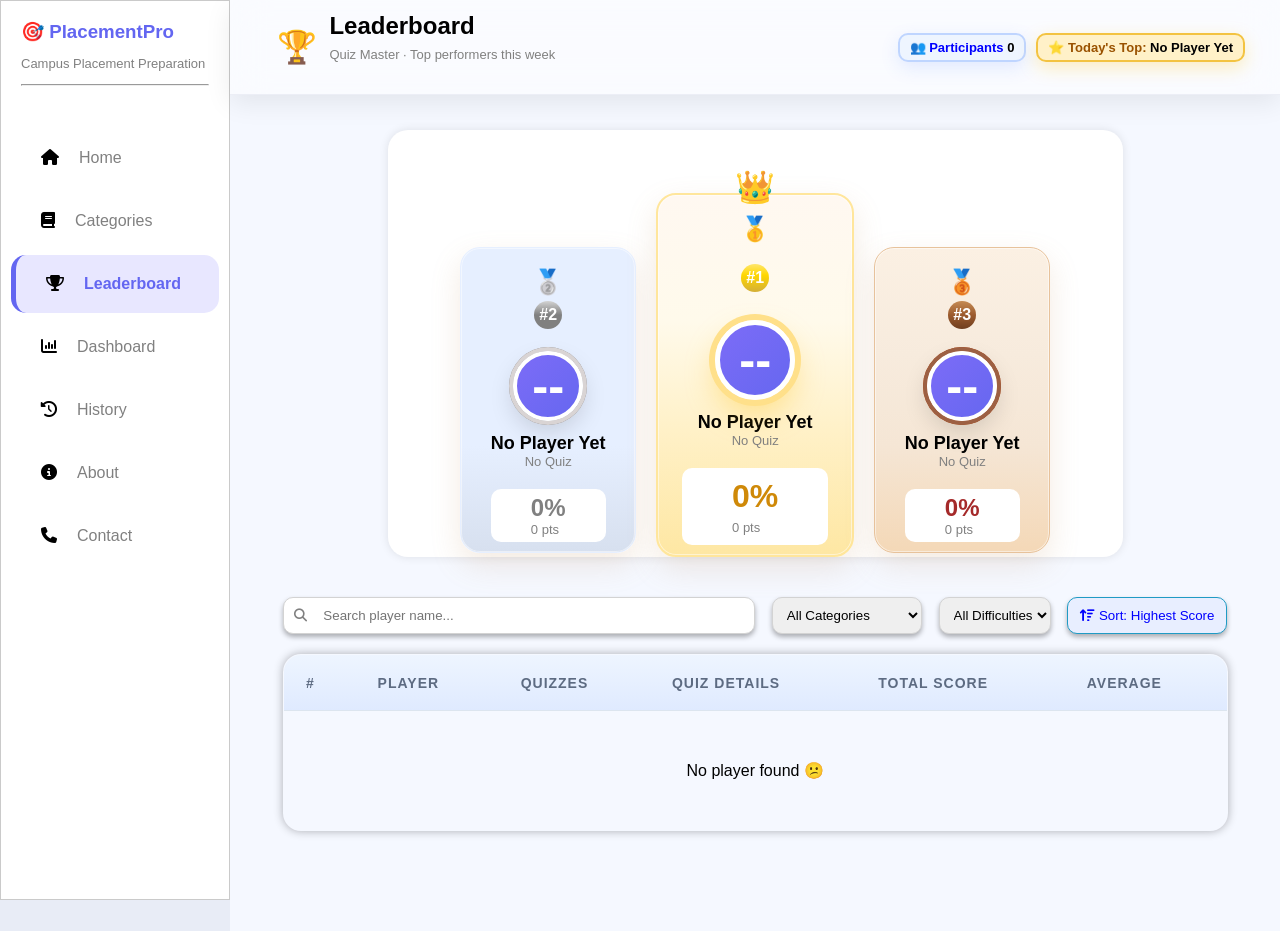
<file: leaderboard.html>
<!DOCTYPE html>
<html lang="en">
<head>
    <meta charset="UTF-8">
    <meta name="viewport" content="width=device-width, initial-scale=1.0">
    <title>Leader-board</title>
    <link rel="stylesheet" href="CSS/leaderboard.css">
    <link rel="stylesheet" href="https://cdnjs.cloudflare.com/ajax/libs/font-awesome/6.7.2/css/all.min.css">
</head>
<body>
    <nav>
        <header>
            <h3>🎯 PlacementPro</h3>
            <p>Campus Placement Preparation</p>
            <hr>
        </header>

        <div class="section">
            <div class="section-box home" >
                <div class="icon">
                    <i class="fa-solid fa-house"></i>
                </div>
                <a href="home.html">Home</a>
            </div>

            <div class="section-box categories">
                <div class="icon">
                    <i class="fa-solid fa-book"></i>
                </div>
                <a href="">Categories</a>
            </div>

            <div class="section-box leaderboard active">
                <div class="icon">
                    <i class="fa-solid fa-trophy"></i>
                </div>
                <a href="leaderboard.html">Leaderboard</a>
            </div>

            <div class="section-box dashboard">
                <div class="icon">
                    <i class="fa-solid fa-chart-column"></i>
                </div>
                <a href="">Dashboard</a>
            </div>

            <div class="section-box history">
                <div class="icon">
                    <i class="fa-solid fa-history"></i> 
                </div>
                <a href="history.html">History</a>
            </div>

            <div class="section-box about">
                <div class="icon">
                    <i class="fa-solid fa-circle-info"></i>
                </div>
                <a href="about.html">About</a>
            </div>

            <div class="section-box contact">
                <div class="icon">
                    <i class="fa-solid fa-phone"></i>
                </div>
                <a href="contact.html">Contact</a>
            </div>     
        </div>
    </nav>
    <section class="body">
        <div class="header">
            <div class="start">
                    <div class="trophy-box">
                        <span id="trophy">🏆</span>
                    </div>
                <div class="title">
                    <h1>Leaderboard</h1>
                    <p>Quiz Master · Top performers this week</p>
                </div>
            </div>

            <div class="end">
                <div class="participent">
                    <p>👥 Participants <span id="no-players">10</span></p>
                </div>
                <div class="top">
                    <p>⭐ Today's Top: <span id="top-player">No Player Yet</span></p>
                </div>
            </div>
        </div>

        <div class="top-list">
            <div class="top2">
                <p class="madel">🥈</p>
                <p class="position2">#1</p>
                <div class="profileTop">T</div>
                <div class="name">Tamil</div>
                <div class="category">General Knowledge . <span class="difficulty">easy</span></div>
                <div class="score-box sec">
                    <p class="score">70%</p>
                    <p class="points">--- pts</p>
                </div>
            </div>
            <div class="top1">
                <p class="greed">👑</p>
                <p class="madel">🥇</p>
                <p class="position1">#1</p>
                <div class="profileTop">T</div>
                <div class="name">Tamil</div>
                <div class="category">General Knowledge . <span class="difficulty">easy</span></div>
                <div class="score-box fst">
                    <p class="score">70%</p>
                    <p class="points">--- pts</p>
                </div>
            </div>
            <div class="top3">
                <p class="madel">🥉</p>
                <p class="position3">#1</p>
                <div class="profileTop">T</div>
                <div class="name">Tamil</div>
                <div class="category">General Knowledge . <span class="difficulty">easy</span></div>
                <div class="score-box thr">
                    <p class="score">70%</p>
                    <p class="points">--- pts</p>
                </div>
            </div>
        </div>

        <div class="selection">
            <div class="inputBox">
                <i class="fa-solid fa-magnifying-glass"></i>
                <input type="text" id="input" placeholder="Search player name...">
            </div>
            <select id="selectCategories">
                <option value="">All Categories</option>
                <option value="General Knowledge">General Knowledge</option>
                <option value="Data Structures">Data Structures</option>
                <option value="Python">Python</option>
                <option value="HTML">HTML</option>
                <option value="CSS">CSS</option>
                <option value="JavaScript">JavaScript</option>
            </select>

            <select id="selectDifficulties">
                <option value="">All Difficulties</option>
                <option value="easy">Easy</option>
                <option value="medium">Medium</option>
                <option value="hard">Hard</option>
            </select>
            <button onclick="sortList()" id="sortBtn"><i class="fa-solid fa-arrow-up-wide-short"></i> Sort: Highest Score</button>
        </div>

        <table>
            <thead>
                <tr>
                    <th>#</th>
                    <th>PLAYER</th>
                    <th>QUIZZES</th>
                    <th>QUIZ DETAILS</th>
                    <th>TOTAL SCORE</th>
                    <th>AVERAGE</th>
                </tr>
            </thead>
            <tbody id="leaderboardBody"></tbody>
        </table>
    </section>

</body>
<script src="JS/leaderboard.js"></script>
</html>
</file>
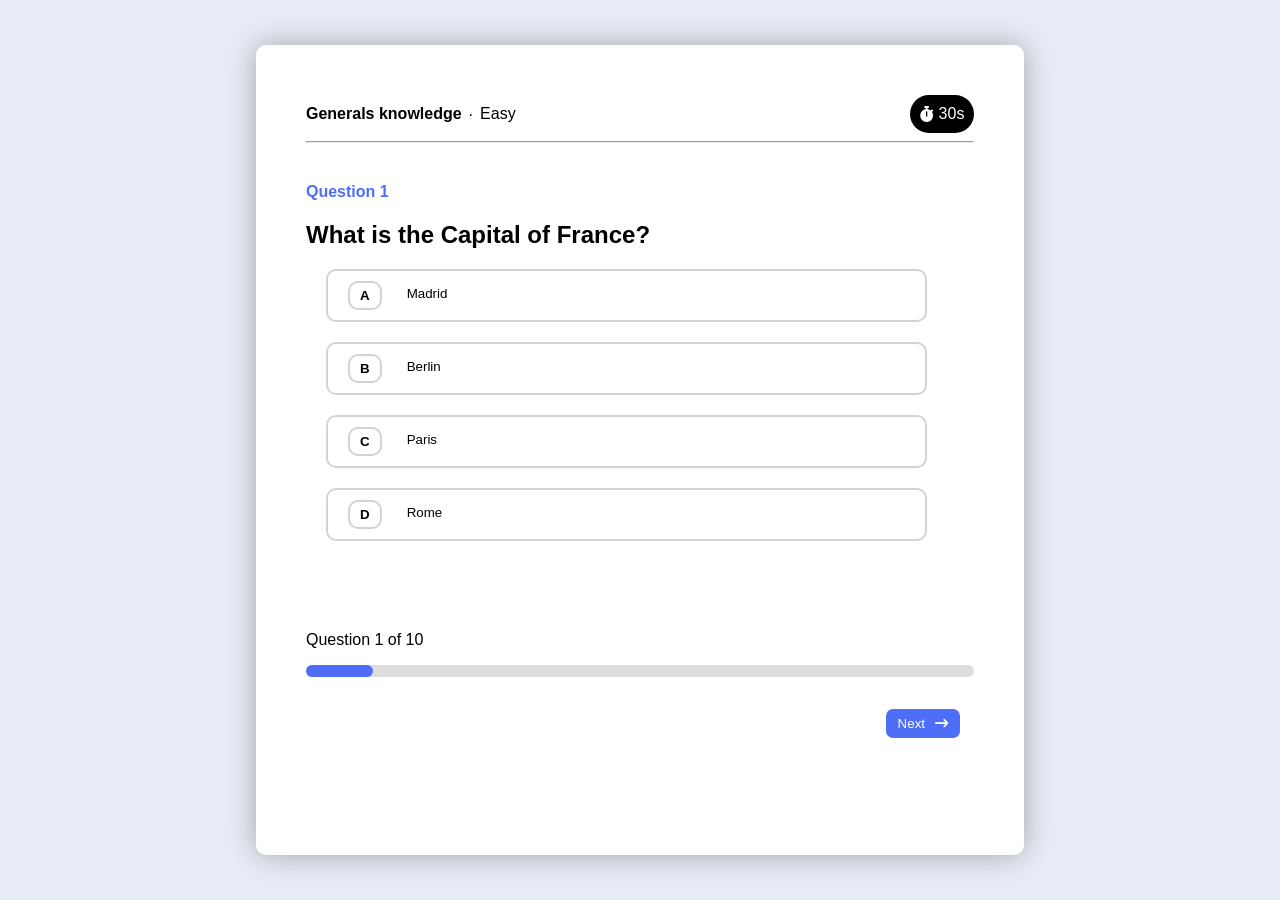
<file: qiuz.html>
<!DOCTYPE html>
<html lang="en">
<head>
    <meta charset="UTF-8">
    <meta name="viewport" content="width=device-width, initial-scale=1.0">
    <title>Quiz-Questions</title>
    <link rel="stylesheet" href="CSS/qiuz.css">
    <link rel="stylesheet" href="https://cdnjs.cloudflare.com/ajax/libs/font-awesome/6.7.2/css/all.min.css">

</head>
<body>
    <div class="quiz-container">
        <header>
            <div class="head">
                <p id="p1">Generals knowledge</p>
                <span id="span">.</span>
                <p id="p2">Easy</p>
            </div>
            <div class="timer">
               <i class="fa-solid fa-stopwatch"></i><span id="time">30s</span>
            </div>
        </header>
        <hr>
        <div class="question-container">
            <p class="ques-no">Question 1</p>
            <h2 class="ques">What is the Capital of France?</h2>
            <div class="ans-container">

                <button class="btn"> 
                    <div class="first">
                        <div class="let-op">A</div>
                        <div class="let-ans">Madrid</div>
                    </div>
                    <div class="last"></div>
                </button>

                <button class="btn"> 
                    <div class="first">
                        <div class="let-op">B</div>
                        <div class="let-ans">Berlin</div>
                    </div>
                    <div class="last"></div>
                </button>

                <button class="btn"> 
                    <div class="first">
                        <div class="let-op">C</div>
                        <div class="let-ans">Paris</div>
                    </div>  
                    <div class="last"></div>                  
                </button>

                <button class="btn"> 
                    <div class="first">
                        <div class="let-op">D</div>
                        <div class="let-ans">Rome</div>
                    </div>
                    <div class="last"></div>
                </button>
            </div>
        </div>

        <button id="nextBtn">Next<i class="fa-solid fa-arrow-right-long"></i></button>
        <div class="ques-bar">
            <p class="ques10">Question 1 of 10</p>
            <div class="bar">
                <div class="fill"></div>
            </div>
        </div>
    </div>

    <!-- Score Popup -->
    <div class="overlay-hidden">
        <div class="popup-box">
            <h2>
                <i id="popup-icon" class="fa-solid fa-lightbulb"></i>
                QuizMaster
            </h2>

            <div class="circle">
                <div class="inner-circle">
                    <h1 id="scorePersentage">0%</h1>
                    <small>SCORE</small>
                </div>
            </div>

            <div class="pass-fail">
                <span id="icone">✗</span><p id="status">Failed</p> 
            </div>
            
            <div class="well-done">
                <h3 id="instruction">Quiz Not Attempted,<span> Tamil</span> !</h3>
            </div>
            <p id="p">You scored <span id="scor-outof">3</span> out of 10 in <span id="category-id">General Knowledge </span><span id="difficulty-id"> (easy)</span></p>
            
            <div class="score-bord">
                <div class="box">
                    <h2 id="Correct-no">5</h2>
                    <h5>Correct</h5>
                </div>
                <div class="box">
                    <h2 id="wrong-no">5</h2>
                    <h5>Wrong</h5>
                </div>
                <div class="box">
                    <h2 id="total-no">10</h2>
                    <h5>Total</h5>
                </div>
            </div>

            <button id="submit-score">Submit</button>
        </div>
    </div>
</body>
<script src="JS/data.js"></script>
<script src="JS/quiz.js"></script>
</html>
</file>
<file: CSS/index.css>
/* =========================================================
   PlacementPro — Authentication Page
   Tokens
========================================================= */
:root{
  --bg-deep: #0a0e1f;
  --bg-mid: #131a3a;
  --bg-mid-2: #1b2352;
  --accent-1: #6366F1;
  --accent-2: #7C6CF7;
  --accent-3: #4F46E5;
  --accent-soft: #A5B4FC;

  --glass-surface: rgba(255, 255, 255, 0.60);
  --glass-border: rgba(255, 255, 255, 0.45);

  --ink-heading: #1E1B4B;
  --ink-subtitle: #5B6178;
  --ink-label: #33355A;
  --ink-error: #B91C1C;
  --ink-success: #15803D;

  --font-display: 'Sora', 'Inter', sans-serif;
  --font-body: 'Inter', sans-serif;
  --font-mono: 'JetBrains Mono', monospace;

  --radius-card: 26px;
  --radius-field: 4px;
  --ease: cubic-bezier(.4,0,.2,1);
}

*{ box-sizing: border-box; }

html, body{
  margin:0;
  padding:0;
  min-height:100vh;
  font-family: var(--font-body);
  color: var(--ink-label);
  height: 100%;
  overflow: hidden;
}

body{
  background: radial-gradient(120% 120% at 20% 15%, var(--bg-mid-2) 0%, var(--bg-mid) 45%, var(--bg-deep) 100%);
  min-height: 100vh;
  display:flex;
  align-items:center;
  justify-content:center;
  position:relative;
}

/* =========================================================
   Background scene
========================================================= */
.scene{
  position:fixed;
  inset:0;
  z-index:0;
  overflow:hidden;
}

.grid-overlay{
  position:absolute;
  inset:0;
  background-image:
    linear-gradient(rgba(165,180,252,0.06) 1px, transparent 1px),
    linear-gradient(90deg, rgba(165,180,252,0.06) 1px, transparent 1px);
  background-size: 46px 46px;
  mask-image: radial-gradient(circle at 50% 40%, black 10%, transparent 75%);
}

.glow{
  position:absolute;
  border-radius:50%;
  filter: blur(90px);
  opacity:0.55;
  animation: drift 18s ease-in-out infinite alternate;
}
.glow-1{ width:480px; height:480px; top:-120px; left:-100px; background:var(--accent-3); }
.glow-2{ width:420px; height:420px; bottom:-140px; right:-80px; background:var(--accent-2); animation-delay:-6s; }
.glow-3{ width:320px; height:320px; top:40%; left:60%; background:var(--accent-1); opacity:0.35; animation-delay:-11s; }

@keyframes drift{
  0%   { transform: translate(0,0) scale(1); }
  100% { transform: translate(30px,-24px) scale(1.08); }
}

.scene-illustration{
  position:absolute;
  inset:0;
  width:100%;
  height:100%;
  opacity:0.9;
}

.float-slow{ animation: floaty 9s ease-in-out infinite; transform-box: fill-box; transform-origin: center; }
.float-med{ animation: floaty 6.5s ease-in-out infinite; animation-delay:-2s; transform-box: fill-box; transform-origin: center; }

@keyframes floaty{
  0%, 100% { transform: translateY(0); }
  50%      { transform: translateY(-14px); }
}

.network-lines path{
  stroke-dasharray: 6 8;
  animation: dash 30s linear infinite;
}
@keyframes dash{ to{ stroke-dashoffset: -400; } }

.code-glyph{ opacity:0.7; }
.glyph-2{ animation: floaty 8s ease-in-out infinite; animation-delay:-3s; }

.floating-tags{
  position:absolute;
  inset:0;
  pointer-events:none;
}
.tag{
  position:absolute;
  font-family: var(--font-mono);
  font-size: 12.5px;
  letter-spacing: .03em;
  color: var(--accent-soft);
  background: rgba(99,102,241,0.12);
  border: 1px solid rgba(165,180,252,0.28);
  padding: 6px 12px;
  border-radius: 999px;
  animation: floaty 7s ease-in-out infinite;
  backdrop-filter: blur(2px);
}
.t1{ top:14%; left:8%; animation-delay:-1s; }
.t2{ top:70%; left:6%; animation-delay:-3.5s; }
.t3{ top:22%; right:10%; animation-delay:-2s; }
.t4{ top:78%; right:14%; animation-delay:-4.5s; }
.t5{ top:48%; left:3%; animation-delay:-.5s; display:none; }

.terminal-strip{
  position:absolute;
  left:32px;
  bottom:28px;
  display:flex;
  align-items:center;
  gap:8px;
  font-family: var(--font-mono);
  font-size: 13px;
  color: #C7D2FE;
  background: rgba(10,14,31,0.45);
  border: 1px solid rgba(165,180,252,0.2);
  padding: 10px 16px;
  border-radius: 10px;
  backdrop-filter: blur(6px);
  max-width: 320px;
}
.terminal-dot{ width:8px; height:8px; border-radius:50%; display:inline-block; margin-right:2px; }
.d1{ background:#F87171; }
.d2{ background:#FBBF24; }
.d3{ background:#34D399; }
.terminal-prompt{ color: var(--accent-soft); margin-left:6px; }
.cursor{ animation: blink 1s step-end infinite; color: var(--accent-soft); }
@keyframes blink{ 50%{ opacity:0; } }

@media (max-width: 640px){
  .terminal-strip{ display:none; }
  .t1, .t2, .t3, .t4{ display:none; }
}

/* =========================================================
   Auth card
========================================================= */
.auth-wrapper{
  position:relative;
  z-index:1;
  width:100%;
  display:flex;
  align-items:center;
  justify-content:center;
  padding: 32px 20px;
}

.auth-card{
  width: 100%;
  max-width: 408px;
  background: var(--glass-surface);
  border: 1px solid var(--glass-border);
  border-radius: var(--radius-card);
  backdrop-filter: blur(22px) saturate(160%);
  -webkit-backdrop-filter: blur(22px) saturate(160%);
  box-shadow:
    0 20px 60px rgba(10, 14, 31, 0.45),
    inset 0 1px 0 rgba(255,255,255,0.5);
  padding: 30px 34px 24px;
  animation: cardIn .7s var(--ease) both;
}

@keyframes cardIn{
  0%   { opacity:0; transform: translateY(18px) scale(.97); }
  100% { opacity:1; transform: translateY(0) scale(1); }
}

.brand{ text-align:center; margin-bottom: 22px; }
.brand-icon{
  width:52px; height:52px;
  margin: 0 auto 10px;
  border-radius: 16px;
  display:flex; align-items:center; justify-content:center;
  font-size: 22px;
  color:#fff;
  background: linear-gradient(135deg, var(--accent-1), var(--accent-3));
  box-shadow: 0 8px 20px rgba(79,70,229,0.35);
}
.brand-name{
  font-family: var(--font-display);
  font-weight: 800;
  font-size: 24px;
  letter-spacing: -0.02em;
  color: var(--ink-heading);
  margin: 0;
}
.brand-tag{
  margin: 4px 0 0;
  font-size: 12.5px;
  font-weight: 500;
  letter-spacing: .04em;
  text-transform: uppercase;
  color: var(--ink-subtitle);
}

.form-panel{ animation: panelIn .45s var(--ease) both; }
@keyframes panelIn{
  0%   { opacity:0; transform: translateY(8px); }
  100% { opacity:1; transform: translateY(0); }
}

.form-title{
  font-family: var(--font-display);
  font-size: 21px;
  font-weight: 700;
  color: var(--ink-heading);
  margin: 0 0 4px;
}
.form-subtitle{
  font-size: 13.5px;
  color: var(--ink-subtitle);
  margin: 0 0 22px;
}

/* ---------- fields ---------- */
.field{
  position: relative;
  margin-bottom: 16px;
  padding-left: 26px;
}

.field-icon{
  position:absolute;
  left:0;
  top: 12px;
  font-size: 14px;
  color: var(--ink-subtitle);
  transition: color .25s var(--ease);
}

.field i,
.field .icon {
    position: absolute;
    left: 12px;
    top: 50%;
    transform: translateY(-50%);
}

.field input{
  width:100%;
  border:none;
  background: transparent;
  font-family: var(--font-body);
  font-size: 15px;
  color: var(--ink-heading);
  padding: 9px 30px 0px 18px;
  outline:none;
  margin-top: 10px;
}

.field label{
  position:absolute;
  left: 40px;
  top: 11px;
  font-size: 15px;
  color: var(--ink-label);
  pointer-events:none;
  margin-top: 7px;
  transform-origin: left top;
  transition: transform .22s var(--ease), color .22s var(--ease);
}

.field input:focus + label,
.field input:not(:placeholder-shown) + label{
  transform: translateY(-19px) translateX(-25px) scale(0.78);
  color: var(--accent-3);
  font-weight: 600;
}

.field:focus-within .field-icon{
  color: var(--accent-3);
}
.field .underline{
  position:absolute;
  left:2px; right:0; bottom:0;
  height:1.5px;
  background: rgba(51,53,90,0.18);
}
.field .underline::after{
  content:'';
  position:absolute;
  inset:0;
  background: linear-gradient(90deg, var(--accent-3), var(--accent-2));
  transform: scaleX(0);
  transform-origin: var(--origin-x, 50%) center;
  transition: transform .4s var(--ease);
}
.field input:focus ~ .underline::after{ transform: scaleX(1); }

.field.glow-active{
  filter: drop-shadow(0 2px 10px rgba(99,102,241,0.25));
}

.field.has-error input{ color: var(--ink-error); }
.field.has-error .underline::after{
  background: linear-gradient(90deg,#DC2626,#F87171);
  transform: scaleX(1);
}
.field.has-error label{ color: var(--ink-error); }

.field.shake{ animation: shake .38s var(--ease); }
@keyframes shake{
  0%, 100% { transform: translateX(0); }
  25% { transform: translateX(-5px); }
  75% { transform: translateX(5px); }
}

.error-msg{
  display:block;
  min-height: 15px;
  font-size: 12px;
  color: var(--ink-error);
  margin-top: 4px;
  opacity:0;
  transform: translateY(-3px);
  transition: opacity .2s var(--ease), transform .2s var(--ease);
}
.error-msg.show{ opacity:1; transform: translateY(0); }

.eye-toggle{
  position:absolute;
  right:0;
  top:9px;
  background:none;
  border:none;
  color: var(--ink-subtitle);
  cursor:pointer;
  font-size: 14px;
  padding:6px;
  transition: color .2s var(--ease), transform .15s var(--ease);
}
.eye-toggle:hover{ color: var(--accent-3); }
.eye-toggle:active{ transform: scale(0.9); }

/* ---------- checkbox ---------- */
.checkbox-row{
  display:flex;
  align-items:flex-start;
  gap:9px;
  margin: 4px 0 4px 2px;
  font-size: 13px;
  color: var(--ink-label);
}
.checkbox-row input{
  margin-top: 2px;
  accent-color: var(--accent-3);
  width:15px; height:15px;
  cursor:pointer;
}
.checkbox-row label{ cursor:pointer; }
.link{ color: var(--accent-3); text-decoration:none; font-weight:600; }
.link:hover{ text-decoration:underline; }

/* ---------- button ---------- */
.btn-primary{
  width:100%;
  margin-top: 0px;
  border:none;
  border-radius: 14px;
  padding: 14px 18px;
  font-family: var(--font-display);
  font-size: 15px;
  font-weight: 700;
  color:#fff;
  display:flex;
  align-items:center;
  justify-content:center;
  gap:10px;
  cursor:pointer;
  background: linear-gradient(135deg, var(--accent-1), var(--accent-3));
  box-shadow: 0 10px 24px rgba(79,70,229,0.32);
  transition: transform .18s var(--ease), box-shadow .18s var(--ease), filter .18s var(--ease);
}
.btn-primary i{ font-size:13px; transition: transform .2s var(--ease); }
.btn-primary:hover{
  transform: translateY(-2px);
  box-shadow: 0 14px 30px rgba(79,70,229,0.4);
  filter: brightness(1.04);
}
.btn-primary:hover i{ transform: translateX(3px); }
.btn-primary:active{ transform: translateY(0) scale(0.98); }

/* ---------- switch text ---------- */
.switch-text{
  text-align:center;
  font-size: 13.5px;
  color: var(--ink-subtitle);
  margin: 18px 0 0;
}
.link-btn{
  background:none;
  border:none;
  color: var(--accent-3);
  font-weight:700;
  font-size: 13.5px;
  cursor:pointer;
  padding:0;
}
.link-btn:hover{ text-decoration:underline; }

/* ---------- form-level message ---------- */
.form-message{
  text-align:center;
  font-size: 13px;
  font-weight:600;
  min-height: 0;
  margin: 0;
  max-height:0;
  overflow:hidden;
  opacity:0;
  transition: all .25s var(--ease);
}
.form-message.show{
  max-height: 60px;
  opacity:1;
  margin-bottom: 14px;
}
.form-message.error{ color: var(--ink-error); }
.form-message.success{ color: var(--ink-success); }

/* =========================================================
   Responsive
========================================================= */
@media (max-width: 480px){
  .auth-card{ padding: 30px 22px 24px; border-radius: 20px; }
  .brand-name{ font-size:21px; }
  .form-title{ font-size:19px; }
}

@media (prefers-reduced-motion: reduce){
  *{ animation-duration: 0.01ms !important; animation-iteration-count: 1 !important; transition-duration: 0.01ms !important; }
}


@media (min-width: 769px) {
    html,
    body {
        overflow: hidden;
    }
}
</file>
<file: CSS/about.css>
*{
    box-sizing: border-box;
}
body{
    margin: 0;
    padding: 0;
    font-family: 'Inter', sans-serif;
    height: 100vh;
    background-color: rgb(232, 236, 246);
    display: flex;
}
body > nav{
    height: 100vh;
    width: 18vw;
    border: 1px solid rgb(202, 202, 202);
    background-color: white;

    position: fixed;
    top: 0;
    left: 0;
}
header{
    padding: 20px;
}
header h3{
    margin: 0;
    color: rgb(99, 102, 241);
}
header p{
    font-size: small;
    color: gray;
}
.section{
    padding: 10px;
}
.section-box a {
    margin: 0;
    padding-left: 20px;
    color: gray;
    text-decoration: none;
}
.active{
    background-color: #E8E7FF;
    border-left: 5px solid rgb(99, 102, 241);
    border-radius: 15px;
}
.active a{
    color: rgb(99, 102, 241);
    font-weight: 700;
}
.section-box{
    display: flex;
    padding: 20px 20px 20px 30px;
    transition: 0.3s;
    margin: 5px 0px 5px 0px;
}
.section-box:active{
    transform: scale(0.9);
}
.section-box:hover{
    cursor: pointer;
    background-color: rgb(232, 236, 246);
    color: black;
    border-radius: 15px;
}
.section-box:hover a,.icon{
    color: black;
}

/* =======================================
            section : about page
======================================= */
.about-page{
    margin-left: 18vw;
    background-color: rgb(232, 236, 246);
    width: 82vw;
    height: 100vh;
    overflow-y: auto;
}
.topbar{
    position: sticky; top: 0; z-index: 100;
    background-color: white; height: 7vh;
    display: flex; align-items: center;
    border-bottom: 2px solid rgb(202, 202, 202);
    padding: 10px 30px;
}
.topbar h4{ margin: 0; }
.body{ width: 78vw; margin: 0 auto; padding-bottom: 60px; }

.hero{
    margin-top: 25px;
    background: linear-gradient(120deg, #6366F1 0%, #7C6CF7 60%, #9F7AEA 100%);
    border-radius: 20px;
    padding: 35px 40px;
    color: white;
    box-shadow: 0 10px 25px rgba(99,102,241,0.35);
}
.hero h1{ margin: 0 0 10px 0; }
.hero p{ max-width: 650px; opacity: 0.92; margin: 0; }

.section-title{ margin: 35px 0px 15px 0px; }

.grid-2{
    display: grid;
    grid-template-columns: 1fr 1fr;
    gap: 20px;
    margin-top: 20px;
}
.card{
    background: white;
    border-radius: 18px;
    padding: 22px;
    border: 1px solid lightgray;
}
.card h3{ margin-top: 0; color: #6366F1; }
.card p{ color: #555; font-size: small; line-height: 1.6; margin: 0; }
.card.small{
    display: flex; align-items: center; gap: 15px;
    padding: 18px;
}
.card.small i{ font-size: 22px; color: #6366F1; }
.card.small p{ margin: 0; font-weight: 600; color: #444; }

.feature-grid{
    display: grid;
    grid-template-columns: repeat(4, 1fr);
    gap: 15px;
}
.feature-item{
    background: white;
    border-radius: 15px;
    padding: 20px 10px;
    text-align: center;
    border: 1px solid lightgray;
    transition: all 0.25s;
}
.feature-item:hover{ transform: translateY(-5px); box-shadow: 0 10px 20px rgba(0,0,0,0.12); }
.feature-item i{ font-size: 22px; color: #6366F1; margin-bottom: 10px; }
.feature-item p{ margin: 0; font-size: small; font-weight: 600; color: #444; }

.tech-row{ display: flex; flex-wrap: wrap; gap: 12px; }
.tech-pill{
    background: white;
    border: 1px solid lightgray;
    padding: 10px 18px;
    border-radius: 20px;
    font-size: small;
    font-weight: 600;
    color: #444;
    display: flex; align-items: center; gap: 8px;
}
.tech-pill i{ color: #6366F1; }

.timeline{ position: relative; padding-left: 20px; }
.t-item{ display: flex; gap: 20px; position: relative; padding-bottom: 25px; }
.t-item:not(:last-child)::before{
    content: ""; position: absolute; left: 5px; top: 18px; bottom: -10px;
    width: 2px; background: #d8dcf5;
}
.t-dot{
    width: 12px; height: 12px; border-radius: 50%;
    background: #6366F1; margin-top: 5px; flex-shrink: 0;
    box-shadow: 0 0 0 4px #e0e2fb;
}
.t-content{ background: white; border-radius: 14px; padding: 15px 20px; border: 1px solid lightgray; flex: 1; }
.t-content h4{ margin: 0 0 6px 0; }
.t-content p{ margin: 0; font-size: small; color: #666; }

.dev-card{
    background: white;
    border-radius: 18px;
    padding: 22px;
    border: 1px solid lightgray;
    display: flex;
    align-items: center;
    gap: 20px;
}
.dev-avatar{
    width: 65px; 
    height: 65px; 
    border-radius: 50%;
    background: linear-gradient(135deg,#7C6CF7,#6667F0);
    color: white; 
    font-size: 26px; 
    font-weight: 800;
    display: flex; 
    align-items: center; 
    justify-content: center;
    flex-shrink: 0;
}
.dev-card h4{ margin: 0 0 5px 0; }
.dev-card p{ 
    margin: 0; 
    color: #666; 
    font-size: small; 
}

.faq-list{ 
    display: flex; 
    flex-direction: column; 
    gap: 12px; 
}
.faq-item{
    background: white;
    border-radius: 16px;
    border: 1px solid #ddd;
    padding: 18px 22px;
    cursor: pointer;
    transition: 
        transform .3s ease,
        box-shadow .3s ease,
        border-color .3s ease;
}
.faq-item:hover{
    transform: translateY(-3px);
    border-color:#6366F1;
    box-shadow:
        0 12px 28px rgba(99,102,241,.15);
}
.faq-item.open{
    border-color:#6366F1;
    box-shadow:
        0 15px 35px rgba(99,102,241,.18);
}
.faq-q{
    display:flex;
    justify-content:space-between;
    align-items:center;
    font-weight:700;
    font-size:15px;
}
.faq-q i{
    color:#6366F1;
    transition: transform .35s ease;
}
.faq-item.open .faq-q i{
    transform:rotate(180deg);
}
.faq-a{
    max-height:0;
    overflow:hidden;
    padding-top:0;
    color:#666;
    line-height:1.7;
    transition:
        max-height .45s ease,
        padding-top .35s ease,
        opacity .35s ease;
    opacity:0;
}
.faq-item.open .faq-a{
    max-height:300px;
    padding-top:15px;
    opacity:1;
}

@media (max-width: 1100px){
    .grid-2, .feature-grid{ grid-template-columns: repeat(2, 1fr); }
}
</file>
<file: CSS/categories.css>
*{
    box-sizing: border-box;
}
body{
    margin: 0;
    padding: 0;
    font-family: 'Inter', sans-serif;
    height: 100vh;
    background-color: rgb(232, 236, 246);
    display: flex;
}
body > nav{
    height: 100vh;
    width: 18vw;
    border: 1px solid rgb(202, 202, 202);
    background-color: white;

    position: fixed;
    top: 0;
    left: 0;
}
header{
    padding: 20px;
}
header h3{
    margin: 0;
    color: rgb(99, 102, 241);
}
header p{
    font-size: small;
    color: gray;
}
.section{
    padding: 10px;
}
.section-box a {
    margin: 0;
    padding-left: 20px;
    color: gray;
    text-decoration: none;
}
.active{
    background-color: #E8E7FF;
    border-left: 5px solid rgb(99, 102, 241);
    border-radius: 15px;
}
.active a{
    color: rgb(99, 102, 241);
    font-weight: 700;
}
.section-box{
    display: flex;
    padding: 20px 20px 20px 30px;
    transition: 0.3s;
    margin: 5px 0px 5px 0px;
}
.section-box:active{
    transform: scale(0.9);
}
.section-box:hover{
    cursor: pointer;
    background-color: rgb(232, 236, 246);
    color: black;
    border-radius: 15px;
}
.section-box:hover a,.icon{
    color: black;
}
/* =======================================
            section : category-page 
======================================= */
.category-page{
    margin-left: 18vw;
    background-color: rgb(232, 236, 246);
    width: 82vw;
    height: 100vh;

    /* padding-top: 120px; */
}
.topbar{
    height:95px;
    position: fixed;
    top: 0;
    left: 18vw;
    width: 82vw;
    z-index: 1000; 
    display:flex;
    align-items:center;
    justify-content:space-between;
    padding:0 35px;

    background: rgba(255, 255, 255, 0.67);
    backdrop-filter: blur(10px);
    -webkit-backdrop-filter: blur(10px);
    border-bottom:1px solid #eceef6;
    box-shadow:0 8px 25px rgba(0,0,0,.08);
    transition: all .3s ease;
}
/* ---- header left: icon + title + subtitle ---- */
.topbar-left{
    display: flex;
    align-items: center;
    gap: 14px;
}
.topbar-icon{
    width: 46px;
    height: 46px;
    border-radius: 14px;
    flex-shrink: 0;
    background: linear-gradient(135deg, #6366F1 0%, #9F7AEA 100%);
    color: white;
    display: flex;
    align-items: center;
    justify-content: center;
    font-size: 19px;
    box-shadow: 0 6px 14px rgba(99, 102, 241, 0.35);
    transition: transform 0.3s ease, box-shadow 0.3s ease;
}
.topbar-left:hover .topbar-icon{
    transform: scale(1.08) rotate(-4deg);
    box-shadow: 0 8px 18px rgba(99, 102, 241, 0.45);
}
.topbar-titles p{
    margin: 4px 0 0 0;
    font-size: 12.5px;
    line-height: 1.45;
    color: gray;
    max-width: 420px;
}
.topbar-titles h2{
    margin:0;
    font-weight:800;
    color:#1f2937;
    letter-spacing:-1px;
    margin-top: 10px;
}

/* ---- header right: stat cards ---- */
.topbar-stats{
    display: flex;
    gap: 12px;
    flex-wrap: wrap;
}
.stat-card{
    display: flex;
    align-items: center;
    gap: 10px;
    padding: 9px 14px;
    min-width: 140px;
    border-radius: 14px;
    background: linear-gradient(135deg, rgba(99,102,241,0.06), rgba(159,122,234,0.07));
    border: 1px solid rgba(99, 102, 241, 0.12);
    backdrop-filter: blur(6px);
    box-shadow: 0 4px 10px rgba(99, 102, 241, 0.05);
    opacity: 0;
    animation: fadeSlideUp 0.5s ease forwards;
    transition: transform 0.25s ease, box-shadow 0.25s ease, border-color 0.25s ease;
}
.stat-card:nth-child(1){ animation-delay: 0.05s; }
.stat-card:nth-child(2){ animation-delay: 0.12s; }
.stat-card:nth-child(3){ animation-delay: 0.19s; }
.stat-card:nth-child(4){ animation-delay: 0.26s; }
.stat-card:hover{
    cursor: default;
    transform: translateY(-3px);
    border-color: rgba(99, 102, 241, 0.3);
    box-shadow: 0 10px 20px rgba(99, 102, 241, 0.16);
}
.stat-icon{
    width: 32px;
    height: 32px;
    border-radius: 10px;
    flex-shrink: 0;
    display: flex;
    align-items: center;
    justify-content: center;
    font-size: 13px;
    color: white;
    transition: transform 0.25s ease;
}
.stat-card:hover .stat-icon{
    transform: scale(1.12);
}
.stat-icon--indigo{ background: linear-gradient(135deg,#6366F1,#818CF8); }
.stat-icon--violet{ background: linear-gradient(135deg,#8B5CF6,#A78BFA); }
.stat-icon--green{ background: linear-gradient(135deg,#22C55E,#4ADE80); }
.stat-icon--amber{ background: linear-gradient(135deg,#F59E0B,#FBBF24); }

.stat-info{
    display: flex;
    flex-direction: column;
    line-height: 1.25;
}
.stat-value{
    font-size: 12px;
    font-weight: 800;
    color: rgb(30, 32, 59);
}
.stat-label{
    font-size: 8px;
    font-weight: 600;
    text-transform: uppercase;
    letter-spacing: 0.3px;
    color: gray;
    white-space: nowrap;
}

@media (max-width: 1150px){
    .topbar{
        justify-content: flex-start;
    }
    .topbar-stats{
        width: 100%;
    }
}
@keyframes fadeSlideUp{
    from{ opacity: 0; transform: translateY(20px); }
    to{ opacity: 1; transform: translateY(0); }
}

.body{
    width: 78vw;
    margin: 0 auto;
    padding-bottom: 60px;
    display: flex;
    flex-direction: column;
    align-items: center;
    margin-top: 100px;
}
.body h3{
    width: 100%;
    font-size: medium;
    margin: 20px 0px 15px 0px;
}

/* Featured banner */
.featured-banner{
    width: 100%;
    margin-top: 20px;
    background: linear-gradient(120deg, #6366F1 0%, #7C6CF7 60%, #9F7AEA 100%);
    border-radius: 20px;
    padding: 34px 44px;
    display: flex;
    justify-content: space-between;
    align-items: center;
    color: white;
    box-shadow: 0 10px 25px rgba(99,102,241,0.35);
    animation: fadeSlideUp .6s ease;
    position: relative;
    overflow: hidden;
}

/* decorative blurred shapes */
.hero-decor{
    position: absolute;
    border-radius: 50%;
    filter: blur(45px);
    pointer-events: none;
    transition: transform 6s ease;
}
.hero-decor-1{
    width: 220px;
    height: 220px;
    top: -90px;
    right: 90px;
    background: rgba(255,255,255,0.35);
}
.hero-decor-2{
    width: 170px;
    height: 170px;
    bottom: -70px;
    left: 38%;
    background: rgba(251,191,36,0.3);
}
.featured-banner:hover .hero-decor{
    transform: scale(1.15);
}

.featured-text{
    position: relative;
    z-index: 2;
}
.badge-featured{
    background-color: rgba(255,255,255,0.2);
    backdrop-filter: blur(4px);
    padding: 5px 14px;
    border-radius: 20px;
    font-size: small;
    font-weight: 600;
}
.featured-text h2{
    margin: 14px 0px 8px 0px;
    font-size: 30px;
    font-weight: 800;
    letter-spacing: -0.4px;
}
.featured-text p{
    max-width: 420px;
    font-size: small;
    line-height: 1.55;
    opacity: 0.92;
    margin: 0px 0px 20px 0px;
}
.startFeatured{
    background-color: white;
    color: #6366F1;
    border: none;
    padding: 10px 20px;
    border-radius: 10px;
    font-weight: 700;
    transition: all 0.25s;
}
.startFeatured:hover{
    cursor: pointer;
    transform: translateY(-2px);
    box-shadow: 0 8px 18px rgba(0,0,0,0.2);
}

.featured-visual{
    position: relative;
    z-index: 2;
    width: 110px;
    height: 110px;
    flex-shrink: 0;
    border-radius: 28px;
    background: rgba(255,255,255,0.16);
    backdrop-filter: blur(10px);
    border: 1px solid rgba(255,255,255,0.28);
    display: flex;
    align-items: center;
    justify-content: center;
    box-shadow: 0 10px 30px rgba(0,0,0,0.15);
    transition: transform 0.35s ease;
}
.featured-banner:hover .featured-visual{
    transform: rotate(-6deg) scale(1.06);
}
.featured-emoje{
    font-size: 52px;
    filter: drop-shadow(0 4px 10px rgba(0,0,0,0.25));
}

/* controls */
.cat-controls{
    width: 100%;
    display: flex;
    justify-content: space-between;
    align-items: center;
    margin-top: 25px;
    gap: 20px;
}
.inputBox{
    padding: 8px 10px;
    border-radius: 10px;
    width: 40%;
    background-color: white;
    border: 1px solid lightgray;
    display: flex;
    align-items: center;
    gap: 8px;
    box-shadow: 0px 3px 5px rgb(0,0,0,0.3);
}
.inputBox i{
    color: gray;
    font-size: small;
}
.inputBox input{
    border: none;
    width: 100%;
    font-size: small;
    outline: none;
}
.inputBox:focus-within{
    border: 1px solid rgb(0, 191, 255);
    box-shadow: 0 0 5px rgba(0, 0, 255, 0.4);
}
.filterChips{
    display: flex;
    gap: 10px;
}
.chip{
    padding: 8px 16px;
    border-radius: 20px;
    border: 1px solid lightgray;
    background-color: white;
    font-size: small;
    font-weight: 600;
    color: gray;
    transition: all 0.25s;
}
.chip:hover{
    cursor: pointer;
    border-color: #6366F1;
    color: #6366F1;
}
.chip.active{
    background-color: #6366F1;
    color: white;
    border-color: #6366F1;
}


/* Category grid */
.cat-grid{
    width: 100%;
    display: grid;
    grid-template-columns: repeat(3, 1fr);
    gap: 20px;
}
.cat-card{
    background-color: white;
    border-radius: 20px;
    padding: 22px;
    border: 1px solid lightgray;
    position: relative;
    transition: all 0.3s ease;
    opacity: 0;
    animation: fadeSlideUp .5s ease forwards;
}
.cat-card:hover{
    transform: translateY(-6px);
    box-shadow: 0px 10px 25px rgba(0,0,0,0.15);
    cursor: pointer;
}
.cat-card-top{
    display: flex;
    justify-content: space-between;
    align-items: flex-start;
}
.cat-icon{
    width: 55px;
    height: 55px;
    border-radius: 15px;
    display: flex;
    align-items: center;
    justify-content: center;
    font-size: 28px;
    background: #EEF1FB;
}
.cat-badges{
    display: flex;
    flex-direction: column;
    gap: 6px;
    align-items: flex-end;
}
.tag{
    font-size: 11px;
    font-weight: 700;
    padding: 4px 10px;
    border-radius: 20px;
}
.tag.popular{
    background: #fff1c8;
    color: #9a5200;
}
.tag.recommended{
    background: #eefcf4;
    color: #16a34a;
}
.cat-card h4{
    margin: 15px 0px 5px 0px;
    font-size: large;
}
.cat-card .desc{
    color: gray;
    font-size: small;
    margin: 0px 0px 15px 0px;
    min-height: 40px;
}
.cat-card:hover{
    transform: translateY(-8px) scale(1.02);
}
.cat-meta{
    display: flex;
    justify-content: space-between;
    font-size: small;
    color: gray;
    margin-bottom: 12px;
}
.cat-meta span i{
    color: #6366F1;
    margin-right: 4px;
}
.diff-row{
    display: flex;
    gap: 8px;
    margin-bottom: 15px;
}
.diff-badge{
    flex: 1;
    text-align: center;
    padding: 6px 0px;
    border-radius: 8px;
    font-size: 11px;
    font-weight: 700;
}
.diff-badge.easy{ background:#edfdf3; color:#16a34a; }
.diff-badge.medium{ background:#fff8dd; color:#d97706; }
.diff-badge.hard{ background:#fff1f2; color:#dc2626; }

.progress-row{
    margin-bottom: 15px;
}

.progress-label{
    display:flex;
    justify-content:space-between;
    align-items:center;
    font-size:12px;
    font-weight:600;
    color:#6b7280;
    margin-bottom:8px;
}
.progress-track{
    background: #eee;
    height: 8px;
    border-radius: 10px;
    overflow: hidden;
}
.progress-fill{
    height: 100%;
    background: linear-gradient(90deg,#6366F1,#7C6CF7);
    border-radius: 10px;
    width: 0%;
    transition: width 1s ease;
}
.startCatBtn{
    width: 100%;
    padding: 10px;
    border: none;
    border-radius: 10px;
    background-color: rgb(99, 102, 241);
    color: white;
    font-weight: 700;
    transition: all 0.25s;
}
.startCatBtn:hover{
    background-color: rgb(78, 80, 190);
    transform: translateY(-2px);
}
.startCatBtn:active{
    transform: scale(0.95);
}

.no-results{
    grid-column:1/-1;

    display:flex;
    flex-direction:column;
    justify-content:center;
    align-items:center;

    min-height:420px;

    background:white;
    border:2px dashed #d8dcf5;
    border-radius:22px;

    text-align:center;

    animation:fadeSlideUp .4s ease;
}

.no-result-icon{
    width:90px;
    height:90px;

    border-radius:50%;

    display:flex;
    align-items:center;
    justify-content:center;

    background:#eef2ff;
    color:#6366F1;

    font-size:38px;

    margin-bottom:20px;
}

.no-results h2{
    margin:0;
    font-size:28px;
    color:#1f2937;
}

.no-results p{
    margin:15px 0 28px;
    max-width:420px;

    color:#6b7280;
    line-height:1.7;
    font-size:15px;
}

.clear-search-btn{
    padding:12px 24px;

    border:none;
    border-radius:12px;

    background:#6366F1;
    color:white;

    font-weight:700;
    font-size:15px;

    transition:.3s;
}

.clear-search-btn:hover{
    cursor:pointer;
    background:#4f46e5;
    transform:translateY(-3px);
    box-shadow:0 10px 20px rgba(99,102,241,.25);
}

.clear-search-btn:active{
    transform:scale(.96);
}
</file>
<file: CSS/history.css>
@import url('https://fonts.googleapis.com/css2?family=Inter:wght@100..900&display=swap');
*{
    box-sizing: border-box;
}
body{
    margin: 0;
    padding: 0;
    font-family: 'Inter', sans-serif;
    height: 100vh;
    background-color: rgb(232, 236, 246);
    display: flex;
}
body > nav{
    height: 100vh;
    width: 18vw;
    border: 1px solid rgb(202, 202, 202);
    background-color: white;

    position: fixed;
    top: 0;
    left: 0;
}
header{
    padding: 20px;
}
header h3{
    margin: 0;
    color: rgb(99, 102, 241);
}
header p{
    font-size: small;
    color: gray;
}
.section{
    padding: 10px;
}
.section-box a {
    margin: 0;
    padding-left: 20px;
    color: gray;
    text-decoration: none;
}
.active{
    background-color: #E8E7FF;
    border-left: 5px solid rgb(99, 102, 241);
    border-radius: 15px;
}
.active a{
    color: rgb(99, 102, 241);
    font-weight: 700;
}
.section-box{
    display: flex;
    padding: 20px 20px 20px 30px;
    transition: 0.3s;
    margin: 5px 0px 5px 0px;
}
.section-box:active{
    transform: scale(0.9);
}
.section-box:hover{
    cursor: pointer;
    background-color: rgb(232, 236, 246);
    color: black;
    border-radius: 15px;
}
.section-box:hover a,.icon{
    color: black;
}
/* =======================================
            section : Home 
======================================= */
.Home{
    margin-left: 18vw;
    background-color: rgb(232, 236, 246);
    width: 82vw;
    height: 100vh;
    position: relative;
}
/* nav div class */
.nav{
    background-color: white;
    display: flex;
    justify-content: space-between;
    padding: 0px 50px 0px 50px;
    width: 100%;
    box-shadow: 0px 10px 10px rgb(0,0,0,0.1);
}
/* First div */
.first{
    display: flex;
    align-items: center;
    gap: 20px;
}
.first span{
    font-size: xx-large;
}
.title h1{
    margin: 8px 0px 8px 0px;
}
.title p{
    margin: 0;
    color: gray;
    margin-bottom: 5px;
    font-size: small;
}

/* Second div */
.second{
    display: flex;
    align-items: center;
    gap: 10px;
}
.export{
    background: #EEFDF4;
    border: 1px solid #86EFAC;
    color: #16A34A;
    display: flex;
    align-items: center;
    border-radius: 10px;
    padding: 7px 10px 7px 10px;
    transition: all .25s;
}
.export:hover{
    background-color: #ddffea;
}
.export:active{
    transform: scale(0.9);
}

.clear{
    background: #FFF1F2;
    border: 1px solid #FECACA;
    color: #DC2626;
    display: flex;
    align-items: center;
    border-radius: 10px;
    padding: 7px 10px 7px 10px;
    transition: all .25s;
}
.clear:hover{
    background-color: #ffe5e7;
}
.clear:active{
    transform: scale(0.9);
}
.export:hover,.clear:hover{
    cursor: pointer;
}
.export p,.clear p{
    margin: 0;
    font-size: small;
    font-weight: bold;
    padding-left: 3px;
}
.export i,.clear i{
    font-size: small;
}
/* body section */
.body{
    width: 100%;
    display: flex;
    flex-direction: column;
    align-items: center;
}
/* Container section */
.container{
    display: grid;
    grid-template-columns: repeat(4,1fr);
    width: 90%;
    gap: 20px;
    margin: 40px 0px 0px 0px;
}
.box{
    background-color: white;
    display: flex;
    flex-direction: column;
    align-items: center;
    border-radius: 10px;
    padding: 20px 50px 10px 50px;
    box-shadow: 0px 0px 10px rgb(0,0,0,0.3);
    transition: all 0.5s;
}
.box:hover{
    cursor: pointer;
    transform: translateY(-5px);
}
.box p{
    margin: 0px 0px 10px 0px;
    font-size: small;
}
.box span{
    color: rgb(79, 79, 179);
    font-size: x-large;
    font-weight: bold;
}

/* =======================================
            class : input-selection
======================================= */
.input-selection{
    width: 90%;
    margin: 30px 0px 0px 0px;
    display: flex;
    justify-content: space-between;
}
/* input box section */
.inputBox{
    padding: 3px 5px 3px 5px;
    border-radius: 10px;
    width: 43%;
    background-color: white;
    padding-left: 10px;
    border: 1px solid lightgray;
    box-shadow: 0px 3px 5px rgb(0,0,0,0.3);
    transition: all .25s;
}
.inputBox:active{
    transform: scale(0.9);
}
.inputBox:hover{
    box-shadow:0 8px 20px rgba(59,130,246,.15);
}
.inputBox:focus{
    border: 1px solid blue;
}
.inputBox:focus-within{
    border: 1px solid rgb(0, 191, 255);
    box-shadow: 0 0 5px rgba(0, 0, 255, 0.4);
}
.inputBox i{
    color: gray;
    font-size: small;
}
#input{
    border: none;
    width: 95%;
    padding: 7px 12px;
    
}
select:focus,
#input:focus{
    outline: none;
}
select,#date{
    border-radius: 10px;
}
select{
    padding-left: 10px;
    border: 1px solid lightgray;
    box-shadow: 0px 3px 5px rgb(0,0,0,0.3);
    transition: all 0.3s ease-in-out;
}
select:focus{
    border: 1px solid rgb(0, 191, 255);
    box-shadow: 0 0 5px rgba(0, 0, 255, 0.4);
}
select:active{
    transform: scale(0.9);
}
#date{
    border: none;
    box-shadow: 0px 3px 5px rgb(0,0,0,0.3);
}
#date:focus{
    outline: none;
}
#selectDifficulties{
    padding-right: 10px;
}

/* table section */
table{
    background-color: white;
    border-spacing: 0;
    border-collapse: collapse;
    margin: 30px 0px 0px 0px;
    width: 90%;
    border: 1px solid #e8eefa;
    overflow: hidden;
    border-radius: 18px;
    box-shadow: 0 0px 10px rgba(0,0,0,0.3);
}
tbody td{
    padding: 10px 22px 10px 22px;
    border-top: 1px solid lightgray;
}
thead{
    background:linear-gradient(to bottom,#eef5ff,#dfeaff);
}
th{
    height: 40px;
    padding: 0 22px;
    text-align: left;
    font-size: small;
    font-weight: 700;
    letter-spacing: 1px;
    color: #5d6b82;
    border-bottom: 1px solid #dce5ef;
}
.no-data{
    text-align: center;
    padding: 60px 0;
    color: gray;
    font-size: 16px;
}
tbody tr{
    transition: all .25s;
}
tbody tr:hover{
    background:#f8fbff;
    transform:scale(1.005);
    box-shadow: 0 8px 12px -6px rgba(0, 0, 0, 0.3);
    background-color: white;
}
.player-info{
    display:flex;
    align-items:center;
    gap:12px;
}

.profile{
    width:42px;
    height:42px;
    border-radius:50%;
    display:flex;
    justify-content:center;
    align-items:center;
    color:white;
    font-size:18px;
    font-weight:700;
    flex-shrink:0;
}
/* CSS for Category Badge */
.category-badge{
    display:inline-block;
    padding:7px 15px;
    border-radius:20px;
    font-size:14px;
    font-weight:600;
    border:1px solid;
}
/* Now every category-ku different color. */
.GeneralKnowledge{
    background:#eef5ff;
    color:#2f6df6;
    border-color:#b8d3ff;
    font-size: small;
}

.Python{
    background:#fff6e6;
    color:#d97706;
    border-color:#ffd27a;
    font-size: small;
}

.DataStructures{
    background:#eefcf4;
    color:#16a34a;
    border-color:#a7f3d0;
    font-size: small;
}

.HTML{
    background:#fff1f2;
    color:#e11d48;
    border-color:#fecdd3;
    font-size: small;
}

.CSS{
    background:#f3e8ff;
    color:#9333ea;
    border-color:#d8b4fe;
    font-size: small;
}

.JavaScript{
    background:#fff9db;
    color:#ca8a04;
    border-color:#fde68a;
    font-size: small;
}

/* Difficulty Badge */
.difficulty-badge{
    display:inline-flex;
    align-items:center;
    gap:6px;
    padding:6px 14px;
    border-radius:10px;
    font-size:small;
    font-weight:600;
}
.difficulty-badge::before{
    content:"";
    width:5px;
    height:5px;
    border-radius:50%;
    background:currentColor;
}
/* Now every difficulty-ku different color. */
.easy{
    background:#edfdf3;
    color:#16a34a;
}
.medium{
    background:#fff8dd;
    color:#d97706;
}
.hard{
    background:#fff1f2;
    color:#dc2626;
}

/* popup message for clear history */
.overlay{
    position: fixed;
    top: 0;
    left: 0;
    width: 100vw;
    height: 100vh;
    display: none;
    align-items: center;
    justify-content: center;
    z-index: 2;
    background-color: rgba(0,0,0,0.6);
    backdrop-filter: blur(5px);
}
.popupMsg{
    width: 30vw;
    height: 40vh;
    background-color: white;
    border-radius: 20px;
    display: flex;
    flex-direction: column;
    align-items: center;
    padding: 0px 50px;
    position: relative;
}
.delete-icon{
    width: 80px;
    height: 80px;
    border: 2px solid #f8d1d1;
    border-radius: 50%;
    display: flex;
    justify-content: center;
    align-items: center;
    margin: 0 auto 18px;
    margin-top: 10px;
}

.delete-icon .inner-circle{
    width: 62px;
    height: 62px;
    border-radius: 50%;
    background: #fdecec;
    display: flex;
    justify-content: center;
    align-items: center;
}

.delete-icon i{
    font-size: 26px;
    color: #ef4444;
}
p{
    text-align: center;
}
#main{
    margin: 10px 0px 0px 0px;
}
#p{
    color: gray;
}
#p span{
    font-weight: bold;
    color: rgb(64, 64, 64);
}
#cancel{
    position: absolute;
    bottom: 20px;
    left: 30px;
    background-color: gainsboro;
    padding: 10px 50px 10px 50px;
    border-radius: 10px;
    border: none;
    font-weight: bold;
    color: rgb(64, 64, 64);
    transition: all .25s;
}
#delete{
    position: absolute;
    bottom: 20px;
    right: 30px;
    color: white;
    background-color: #ef4444;
    padding: 10px 50px 10px 50px;
    border-radius: 10px;
    border: none;
    font-weight: bold;
    transition: all .25s;
}
#delete i{
    padding-right: 5px;
}
#delete:hover{
    cursor: pointer;
    transform: scale(1.05);
}
#cancel:hover{
    cursor: pointer;
    transform: scale(1.05);
    background-color: rgb(197, 196, 196);
    color: black;
}
#delete:active,#cancel:active{
    transform: scale(0.9);
}
</file>
<file: CSS/style.css>
:root{
    --primary: #6366F1;
    --primary-dark: #4F46E5;
    --primary-light: #7C6CF7;
    --primary-soft: #A5B4FC;
    --primary-tint: #E8E7FF;

    --bg: rgb(232, 236, 246);
    --surface: #ffffff;
    --text: #1E1B3A;
    --text-muted: #6b6b7a;
    --border: #e3e5f0;

    --radius-lg: 20px;
    --radius-md: 14px;
    --radius-sm: 10px;

    --ease: cubic-bezier(.4,0,.2,1);
    --sidebar-w: clamp(220px, 18vw, 280px);
}

*{
    box-sizing: border-box;
}
body{
    margin: 0;
    padding: 0;
    font-family: 'Inter', sans-serif;
    height: 100vh;
    background-color: rgb(232, 236, 246);
    display: flex;
    animation: pageFadeIn 0.5s var(--ease);
}

@keyframes pageFadeIn{
    from{ opacity: 0; }
    to{ opacity: 1; }
}

body > nav{
    height: 100vh;
    width: 18vw;
    border: 1px solid rgb(202, 202, 202);
    background-color: white;

    position: fixed;
    top: 0;
    left: 0;
}
header{
    padding: 20px;
}
header h3{
    margin: 0;
    color: rgb(99, 102, 241);
}
header p{
    font-size: small;
    color: gray;
}
.section{
    padding: 10px;
}
.section-box a {
    margin: 0;
    padding-left: 20px;
    color: gray;
    text-decoration: none;
}
.active{
    background-color: #E8E7FF;
    border-left: 5px solid rgb(99, 102, 241);
    border-radius: 15px;
}
.active a{
    color: rgb(99, 102, 241);
    font-weight: 700;
}
.section-box{
    display: flex;
    padding: 20px 20px 20px 30px;
    transition: 0.3s;
    margin: 5px 0px 5px 0px;
}
.section-box:active{
    transform: scale(0.9);
}
.section-box:hover{
    cursor: pointer;
    background-color: rgb(232, 236, 246);
    color: black;
    border-radius: 15px;
}
.section-box:hover a,.icon{
    color: black;
}

/* =======================================
            section : Home 
======================================= */
.Home{
    margin-left: 18vw;
    background-color: rgb(232, 236, 246);
    width: 82vw;
    height: 100vh;
}
.Home nav{
    position: sticky;
    top: 0;
    z-index: 100;
    background-color: rgba(255, 255, 255, 0.75);
    backdrop-filter: blur(12px);
    -webkit-backdrop-filter: blur(12px);
    min-height: 64px;
    display: grid;
    grid-template-columns: auto 1fr auto;
    align-items: center;
    gap: 16px;
    border-bottom: 1px solid var(--border);
    box-shadow: 0 2px 10px rgba(30, 27, 58, 0.03);
    padding: 10px 24px;
    width: 100%;
    animation: navIn 0.5s var(--ease) both;
}
@keyframes navIn{
    from{ opacity: 0; transform: translateY(-8px); }
    to{ opacity: 1; transform: translateY(0); }
}

/* ---- left: identity / breadcrumb ---- */
.navbar-left{
    display: flex;
    align-items: center;
    gap: 14px;
    min-width: 0;
}
.navbar-titles{
    display: flex;
    flex-direction: column;
    line-height: 1.25;
    min-width: 0;
}
.navbar-titles h4{
    margin: 0;
    font-size: 1.05rem;
    display: flex;
    align-items: center;
    gap: 8px;
}
.navbar-home-icon{
    color: var(--primary);
    font-size: 0.9rem;
}
.navbar-breadcrumb{
    font-size: 0.76rem;
    color: var(--text-muted);
    display: flex;
    align-items: center;
    gap: 6px;
    white-space: nowrap;
    overflow: hidden;
    text-overflow: ellipsis;
}
.navbar-breadcrumb i{
    font-size: 0.6rem;
    color: var(--primary-soft);
}
.menu-toggle{
    display: none;
    background: var(--primary-tint);
    color: var(--primary-dark);
    border: none;
    border-radius: 10px;
    width: 38px;
    height: 38px;
    cursor: pointer;
    font-size: 1rem;
    flex-shrink: 0;
    transition: transform 0.2s var(--ease), background 0.2s var(--ease);
}
.menu-toggle:hover{
    background: var(--primary-soft);
}
.menu-toggle:active{
    transform: scale(0.92);
}

/* ---- center: contextual greeting ---- */
.navbar-center{
    display: flex;
    justify-content: center;
    min-width: 0;
}
.navbar-greeting{
    font-size: 0.82rem;
    font-weight: 500;
    color: var(--primary-dark);
    background: var(--primary-tint);
    padding: 7px 16px;
    border-radius: 999px;
    display: inline-flex;
    align-items: center;
    gap: 8px;
    white-space: nowrap;
    overflow: hidden;
    text-overflow: ellipsis;
    max-width: 100%;
}
.navbar-greeting i{
    color: var(--primary);
    font-size: 0.78rem;
}

/* ---- right: actions + profile ---- */
.navbar-right{
    display: flex;
    align-items: center;
    gap: 10px;
    justify-self: end;
}

.icon-btn{
    background: transparent;
    color: var(--text-muted);
    border: 1.5px solid transparent;
    width: 38px;
    height: 38px;
    border-radius: 10px;
    cursor: pointer;
    display: inline-flex;
    align-items: center;
    justify-content: center;
    font-size: 0.95rem;
    flex-shrink: 0;
    transition: background 0.25s var(--ease), color 0.25s var(--ease), border-color 0.25s var(--ease);
}
.icon-btn i{
    transition: transform 0.25s var(--ease);
}
.icon-btn:hover{
    background: var(--primary-tint);
    color: var(--primary-dark);
    border-color: var(--border);
}
.icon-btn:hover i{
    transform: translateY(-2px);
}
.icon-btn:active{
    transform: scale(0.92);
}

.ghost-btn{
    background: transparent;
    color: var(--text-muted);
    border: 1.5px solid var(--border);
    border-radius: 10px;
    padding: 9px 16px;
    font-weight: 600;
    font-size: 0.85rem;
    cursor: pointer;
    transition: all 0.25s var(--ease);
    display: inline-flex;
    align-items: center;
    gap: 8px;
    flex-shrink: 0;
}
.ghost-btn i{
    transition: transform 0.25s var(--ease);
}
.ghost-btn:hover{
    border-color: var(--primary-light);
    color: var(--primary-dark);
    background: var(--primary-tint);
}
.ghost-btn:hover i{
    transform: rotate(180deg);
}
.ghost-btn:active{
    transform: scale(0.96);
}

.navbar-divider{
    width: 1px;
    height: 26px;
    background: var(--border);
    flex-shrink: 0;
}

.profile-chip{
    display: flex;
    align-items: center;
    gap: 10px;
    padding: 5px 12px 5px 5px;
    border-radius: 999px;
    border: 1.5px solid transparent;
    cursor: default;
    transition: background 0.25s var(--ease), border-color 0.25s var(--ease);
    flex-shrink: 0;
    min-width: 0;
}
.profile-chip:hover{
    background: var(--primary-tint);
    border-color: var(--border);
}
.profile-avatar{
    width: 36px;
    height: 36px;
    border-radius: 50%;
    background: linear-gradient(135deg, var(--primary-dark), var(--primary-light));
    color: #fff;
    display: flex;
    align-items: center;
    justify-content: center;
    font-weight: 700;
    font-size: 0.95rem;
    flex-shrink: 0;
    transition: transform 0.25s var(--ease);
}
.profile-chip:hover .profile-avatar{
    transform: scale(1.08);
}
.profile-meta{
    display: flex;
    flex-direction: column;
    line-height: 1.2;
    min-width: 0;
}
.profile-name{
    font-size: 0.85rem;
    font-weight: 700;
    color: var(--text);
    white-space: nowrap;
    overflow: hidden;
    text-overflow: ellipsis;
    max-width: 140px;
}
.profile-role{
    font-size: 0.72rem;
    color: var(--text-muted);
    white-space: nowrap;
}

/* ---- navbar responsiveness ---- */
@media (max-width: 1080px){
    .navbar-center{
        display: none;
    }
}
@media (max-width: 760px){
    .navbar-breadcrumb{
        display: none;
    }
    .profile-role{
        display: none;
    }
}
@media (max-width: 640px){
    .Home nav{
        padding: 10px 14px;
        gap: 8px;
    }
    .navbar-right{
        gap: 6px;
    }
    #helpBtn{
        display: none;
    }
    .navbar-divider{
        display: none;
    }
    .profile-meta{
        display: none;
    }
}


/* =======================================
        section : Home => Body(div)
======================================= */
.body{
    width: 100%;
    max-width: 1100px;
    margin: 0 auto;
    padding: 28px 24px 60px 24px;
    display: flex;
    flex-direction: column;
    align-items: stretch;
}


/* =======================================
        Welcome hero
======================================= */

.welcome-hero{
    position: relative;
    overflow: hidden;
    background: linear-gradient(135deg, #4F46E5 0%, #6366F1 55%, #7C6CF7 100%);
    border-radius: var(--radius-lg);
    padding: clamp(28px, 4vw, 44px);
    color: white;
    margin-bottom: 22px;
    animation: heroIn 0.6s var(--ease) both;
    border-radius: 20px;
}
@keyframes heroIn{
    from{ opacity: 0; transform: translateY(14px); }
    to{ opacity: 1; transform: translateY(0); }
}

.hero-bg{
    position: absolute;
    inset: 0;
    pointer-events: none;
}
.glow{
    position: absolute;
    border-radius: 50%;
    filter: blur(50px);
    opacity: 0.45;
}
.glow-a{
    width: 260px;
    height: 260px;
    background: #A5B4FC;
    top: -80px;
    right: 60px;
    animation: floatSlow 9s ease-in-out infinite;
}
.glow-b{
    width: 220px;
    height: 220px;
    background: #7C6CF7;
    bottom: -100px;
    left: 10%;
    animation: floatSlow 11s ease-in-out infinite reverse;
}
@keyframes floatSlow{
    0%, 100%{ transform: translate(0,0); }
    50%{ transform: translate(18px, -14px); }
}
.dot-grid{
    position: absolute;
    inset: 0;
    background-image: radial-gradient(rgba(255,255,255,0.18) 1px, transparent 1px);
    background-size: 22px 22px;
    mask-image: radial-gradient(ellipse at top right, black 10%, transparent 65%);
    -webkit-mask-image: radial-gradient(ellipse at top right, black 10%, transparent 65%);
}
.shape{
    position: absolute;
    border: 1.5px solid rgba(255,255,255,0.25);
    border-radius: 30%;
    animation: driftRotate 22s linear infinite;
}
.shape-a{ width: 70px; height: 70px; top: 18%; right: 22%; }
.shape-b{ width: 40px; height: 40px; bottom: 14%; right: 8%; animation-duration: 16s; animation-direction: reverse; }
.shape-c{ width: 26px; height: 26px; top: 55%; right: 34%; border-radius: 50%; animation-duration: 28s; }
@keyframes driftRotate{
    from{ transform: rotate(0deg); }
    to{ transform: rotate(360deg); }
}

.hero-content{
    position: relative;
    z-index: 2;
    display: flex;
    align-items: center;
    justify-content: space-between;
    gap: 24px;
}
.hero-text{
    max-width: 640px;
}
.eyebrow{
    display: inline-flex;
    align-items: center;
    gap: 8px;
    background: rgba(255,255,255,0.16);
    border: 1px solid rgba(255,255,255,0.25);
    padding: 5px 12px;
    border-radius: 999px;
    font-size: 0.75rem;
    font-weight: 600;
    letter-spacing: 0.02em;
    margin-bottom: 14px;
}
.welcome-label{
    text-transform: uppercase;
    letter-spacing: 0.12em;
    font-size: 0.72rem;
    color: rgba(255,255,255,0.75);
    margin: 0 0 6px 0;
    font-weight: 700;
}
.hero-text h2{
    margin: 0 0 10px 0;
    font-size: clamp(1.5rem, 2.6vw, 2.1rem);
    font-weight: 700;
}
.hero-sub{
    margin: 0;
    color: rgba(255,255,255,0.85);
    font-size: 0.92rem;
    line-height: 1.6;
    max-width: 520px;
}
.hero-visual{
    flex-shrink: 0;
}
.hero-visual-ring{
    width: 92px;
    height: 92px;
    border-radius: 50%;
    background: rgba(255,255,255,0.14);
    border: 1px solid rgba(255,255,255,0.3);
    display: flex;
    align-items: center;
    justify-content: center;
    font-size: 2rem;
    animation: floatSlow 6s ease-in-out infinite;
}


/* =======================================
        Quick Stats 
======================================= */
.stats-grid{
    display: grid;
    grid-template-columns: repeat(4, 1fr);
    gap: 16px;
    margin-bottom: 26px;
}
.stat-card{
    background: var(--surface);
    border: 1px solid var(--border);
    border-radius: var(--radius-md);
    padding: 18px;
    display: flex;
    align-items: center;
    gap: 14px;
    transition: transform 0.25s var(--ease), box-shadow 0.25s var(--ease);
    animation: cardIn 0.5s var(--ease) both;
    animation-delay: calc(var(--d, 0) * 0.08s);
}
@keyframes cardIn{
    from{ opacity: 0; transform: translateY(10px); }
    to{ opacity: 1; transform: translateY(0); }
}
.stat-card:hover{
    transform: translateY(-3px);
    box-shadow: 0 10px 24px rgba(79, 70, 229, 0.1);
}
.stat-icon{
    width: 42px;
    height: 42px;
    border-radius: 12px;
    background: var(--primary-tint);
    color: var(--primary-dark);
    display: flex;
    align-items: center;
    justify-content: center;
    font-size: 1.05rem;
    flex-shrink: 0;
}
.stat-label{
    margin: 0 0 4px 0;
    font-size: 0.76rem;
    color: var(--text-muted);
    font-weight: 600;
}
.stat-value{
    margin: 0;
    font-size: 1.35rem;
    font-weight: 700;
}

/* =================================================
         section : Home => Body(Choose category)
==================================================== */
.body h3{
    font-size: medium;
    width: 95%;
    margin-top: 0;
    margin-bottom: 5px;
}
.container{
    width: 100%;
    display: grid;
    grid-template-columns: repeat(3, 2fr);
    justify-content: center;
    gap: 20px;
    margin-top: 10px;
}
.box{
    height: 17vh;
    background-color: white;
    border-radius: 20px;
    padding: 20px;
    transition: transform 0.3s ease;
    border: 1px solid lightgray;
    transition: all 0.2s ease;
    animation: cardIn 0.5s var(--ease) both;
    animation-delay: calc(var(--d, 0) * 0.06s);
    position: relative;
    
}
.box-arrow{
    color: var(--primary-soft);
    opacity: 0;
    transform: translateX(-4px);
    transition: all 0.25s var(--ease);
    position: absolute;
    top: 20px;
    right: 20px;
}
.box:hover .box-arrow{
    opacity: 1;
    transform: translateX(0);
    color: var(--primary);
}
.box:hover{
    transform: translateY(-5px);
    cursor: pointer;
    box-shadow: 0px 0px 15px rgb(0,0,0,0.3);
}
.box:hover:active{
    transform: translateY(-5px) scale(0.95);
}
.active-category{
    border:2px solid #4F6EF7;
    background:#EEF1FB;
}
.box .emoje{
    font-size: x-large;
    margin: 0;
}
.box p{
    margin-bottom: 0;
    font-weight: bold;
}
.box small{
    color: gray;
}

/* =======================================
            section : Home => Body(Difficulty buttons)
======================================= */
#h3{
    margin: 30px 0px 6px 0px;
}
#difBtn{
    width: 100%;
    max-width: 420px;
    margin-bottom: 6px;
    display: flex;
    gap: 8px;
    background: var(--surface);
    border: 1px solid var(--border);
    border-radius: 999px;
    padding: 5px;
}
#easyBtn,#medBtn,#hardBtn{
    flex: 1;
    padding: 9px 16px;
    color: var(--text-muted);
    border-radius: 999px;
    border: none;
    font-weight: 700;
    font-size: 0.85rem;
    background-color: transparent;
    transition: all 0.3s var(--ease);
}
#easyBtn:hover,
#medBtn:hover,
#hardBtn:hover{
    cursor: pointer;
    color: var(--primary-dark);
}
.btn.activeBtn{
    background-color: var(--primary) !important;
    color: white !important;
    box-shadow: 0 6px 14px rgba(99, 102, 241, 0.35);
}
.btn:active{
    transform: scale(0.95);
}
#stBtn{
    width: 60%;
    padding: 12px 18px 12px 18px;
    margin: 20px 0px 40px 0px;
    font-weight: bold;
    border-radius: 15px;
    background-color: rgb(99, 102, 241);
    color: white;
    transition: all 0.3s ease;
    border: none;
}
#stBtn i{
    padding: 0px 10px 0px 10px;

}
#stBtn:hover{
    background-color: rgb(78, 80, 190);
    cursor: pointer;
    transform: translateY(-2px);
    
}
#stBtn:active{
    transform: scale(0.9);
}


/* =======================================
        Responsive
======================================= */
@media (max-width: 1024px){
    .stats-grid{
        grid-template-columns: repeat(2, 1fr);
    }
    .container{
        grid-template-columns: repeat(2, 1fr);
    }
}

@media (max-width: 900px){
    :root{
        --sidebar-w: 260px;
    }
    body > nav{
        transform: translateX(-100%);
        box-shadow: 0 0 30px rgba(0,0,0,0.15);
    }
    body > nav.open{
        transform: translateX(0);
    }
    .Home{
        margin-left: 0;
        width: 100%;
    }
    .menu-toggle{
        display: flex;
        align-items: center;
        justify-content: center;
    }
    .hero-content{
        flex-direction: column;
        align-items: flex-start;
    }
    .hero-visual{
        align-self: flex-end;
    }
}

@media (max-width: 640px){
    .stats-grid{
        grid-template-columns: repeat(2, 1fr);
        gap: 12px;
    }
    .container{
        grid-template-columns: 1fr;
    }
    .body{
        padding: 20px 16px 44px 16px;
    }
    .ghost-btn span{
        display: none;
    }
    #difBtn{
        max-width: 100%;
    }
    #stBtn{
        max-width: 100%;
    }
}

@media (max-width: 400px){
    .stats-grid{
        grid-template-columns: 1fr;
    }
}

/* =======================================
        Reduced motion
======================================= */
@media (prefers-reduced-motion: reduce){
    *{
        animation-duration: 0.01ms !important;
        animation-iteration-count: 1 !important;
        transition-duration: 0.01ms !important;
        scroll-behavior: auto !important;
    }
}
.profile-menu {
    display: none;
    position: absolute;
    top: 70px;
    right: 25px;
    background: white;
    border: 1px solid #ddd;
    border-radius: 10px;
    padding: 8px;
    box-shadow: 0 5px 20px rgba(0,0,0,0.15);
    z-index: 1000;
}

.profile-menu.show {
    display: block;
}

.profile-menu button {
    border: none;
    background: transparent;
    padding: 10px 18px;
    cursor: pointer;
    font-size: 14px;
    color: #333;
    display: flex;
    align-items: center;
    gap: 8px;
}

.profile-menu button:hover {
    background: #f3f3f3;
    border-radius: 7px;
}
</file>
<file: CSS/leaderboard.css>
*{
    box-sizing: border-box;
}
body{
    margin: 0;
    padding: 0;
    font-family: 'Inter', sans-serif;
    height: 100vh;
    background-color: rgb(232, 236, 246);
    display: flex;
}
body > nav{
    height: 100vh;
    width: 18vw;
    border: 1px solid rgb(202, 202, 202);
    background-color: white;

    position: fixed;
    top: 0;
    left: 0;
}
header{
    padding: 20px;
}
header h3{
    margin: 0;
    color: rgb(99, 102, 241);
}
header p{
    font-size: small;
    color: gray;
}
.section{
    padding: 10px;
}
.section-box a {
    margin: 0;
    padding-left: 20px;
    color: gray;
    text-decoration: none;
}
.active{
    background-color: #E8E7FF;
    border-left: 5px solid rgb(99, 102, 241);
    border-radius: 15px;
}
.active a{
    color: rgb(99, 102, 241);
    font-weight: 700;
}
.section-box{
    display: flex;
    padding: 20px 20px 20px 30px;
    transition: 0.3s;
    margin: 5px 0px 5px 0px;
}
.section-box:active{
    transform: scale(0.9);
}
.section-box:hover{
    cursor: pointer;
    background-color: rgb(232, 236, 246);
    color: black;
    border-radius: 15px;
}
.section-box:hover a,.icon{
    color: black;
}
/* =======================================
            section : body 
======================================= */

.body{
    margin-left: 18vw;
    background-color: rgb(245, 248, 255);
    width: 82vw;
    height: fit-content;
    display: flex;
    flex-direction: column;
    align-items: center;
    padding-bottom: 100px;

    
}

/* header */

.header{

    height:95px;
    position: fixed;
    top: 0;
    left: 18vw;
    width: 82vw;
    z-index: 1000; 
    display:flex;
    align-items:center;
    justify-content:space-between;
    padding:0 35px;

    background: rgba(255, 255, 255, 0.488);
    backdrop-filter: blur(18px);
    -webkit-backdrop-filter: blur(18px);
    border-bottom:1px solid #eceef6;
    box-shadow:0 8px 25px rgba(0,0,0,.08);
    transition: all .3s ease;
}
.trophy-box{
    display: flex;
    height: 10vh;
    justify-content: center;
    align-items: center;
    width: 5vw;
}
#trophy{
    font-size: xx-large;
    animation: float 2.5s ease-in-out infinite,glow 2.5s ease-in-out infinite;
}
@keyframes float{
    0%,100%{
        transform: scale(1) rotate(0deg);
    }
    33%{
        transform: scale(1.1) rotate(-5deg);
    }
    66%{
        transform: scale(1.1) rotate(5deg);
    }
}
@keyframes glow{
    0%,100%{
        filter: drop-shadow(0 0 0 px,gold);
    }
    50%{
        filter: drop-shadow(0 0 10px gold);
    }
}
.title > h1{
    margin: 10px 0px 0px 0px;
}
.title > p{
    margin: 7px 0px 5px 0px;
    color: gray;
    font-size: small;
}
.start{
    display: flex;
}
/* end */
.end{
    display: flex;
    align-items: center;
    gap: 10px;
}
.participent{
    height: fit-content;
    border-radius: 10px;
    background:#eef5ff;
    border:2px solid #bfd5ff;
    color:#3b6ef5;
    box-shadow:0 6px 18px rgba(80,120,255,.15);
}
.participent > p{
    margin: 0;
    padding: 5px 10px 5px 10px;
    color: blue;
    font-size: small;
    font-weight: bold;
}
#no-players{
    color: black;
}
.top{
    height: fit-content;
    border-radius: 10px;
    background:#fff1c8;
    border:2px solid #f3c341;
    color:#9a5200;
    box-shadow:0 6px 18px rgba(255,193,7,.25);
}
.top p{
    margin: 0;
    padding: 5px 10px 5px 10px;
    font-size: small;
    font-weight: bold;
}
.top span{
    color: black;
    font-weight: bold;
}

/* =======================================
            class : Top 3 
======================================= */
.top-list{
    width: 70%;
    background-color: white;
    height: 60%;
    border-radius: 20px;
    margin-top: 130px;
    box-shadow: 0 0 10px rgb(0,0,0,0.1);
    display: flex;
    justify-content: center;
    gap: 20px;
}

/* class top2 */
.top2{
    background: linear-gradient(
        180deg,
        #e6efff 0%,
        #e6efff 35%,
        #e6efff 65%,
        #d7e0ef 100%
    );
    width: 24%;
    height: fit-content;
    border-radius: 20px;
    border: 1px solid #e6efff;
    box-shadow:
    0 12px 30px rgba(195, 145, 92, 0.18),
    inset 0 0 0 1px rgba(255,255,255,0.5);  
    border-radius: 20px;
    margin-top: 13vh;
}

/* class top1 */
.top1{
    width: 27%;
    height: fit-content;
    border-radius: 20px;
    background: linear-gradient(
        180deg,
        #fff8f1 0%,
        #fffaeb 35%,
        #fff1c8 65%,
        #fee7a3 100%
    );
    border: 2px solid #ffe69c;
    box-shadow:
    0 12px 30px rgba(195, 145, 92, 0.18),
    inset 0 0 0 1px rgba(255,255,255,0.5);  
    border-radius: 20px;
    margin-top: 7vh;
    position: relative;
}

/* class top3 */
.top3{
    background-color: #bfd5ff;
    width: 24%;
    height: fit-content;
    background: linear-gradient(
        180deg,
        #FBF0E3 0%,
        #F7EBDD 35%,
        #F5E6D5 65%,
        #f4d8b7 100%
    );
    border: 1px solid #E7C29B;
    box-shadow:
    0 12px 30px rgba(195, 145, 92, 0.18),
    inset 0 0 0 1px rgba(255,255,255,0.5);  
    border-radius: 20px;
    margin-top: 13vh;
}
.top1,.top2,.top3{
    display: flex;
    flex-direction: column;
    align-items: center;
    transition: all 0.5s;
}
.madel{
    margin: 20px 0px 5px 0px;
    font-size: x-large;
}

.profileTop{
    display:flex;
    justify-content:center;
    align-items:center;
    border-radius:50%;
    font-size:48px;
    font-weight:700;
    color:#fff;
    background:linear-gradient(
        135deg,
        #7C6CF7 0%,
        #6667F0 100%
    );
    border:4px solid #fff;
    box-shadow:
        0 8px 20px rgba(0,0,0,.15),
        inset 0 2px 4px rgba(255,255,255,.25);
    margin:12px auto;
}

.top1 .profileTop{
    width:80px;
    height:80px;
    background:linear-gradient(
        135deg,
        #7C6CF7,
        #6667F0
    );
    border:5px solid #fff;
    box-shadow:
        0 0 0 6px #FFE08A,
        0 14px 30px rgba(255,190,0,.35);
}

.top2 .profileTop{
    width:70px;
    height:70px;
    box-shadow:
        0 0 0 4px #d9d4d4,
        0 0 0 4px #817e7e,
        0 10px 25px rgba(0,0,0,.15);
}

.top3 .profileTop{
    width:70px;
    height:70px;
    box-shadow:
        0 0 0 4px #9d6043,
        0 0 0 4px #a93905,
        0 10px 25px rgba(0,0,0,.15);
}

/* Shine Effect.. */
.profileTop{
    position:relative;
    overflow:hidden;
}
.profileTop::before{
    content:"";
    position:absolute;
    top:-40%;
    left:-80%;
    width:40%;
    height:180%;
    background:rgba(255,255,255,.35);
    transform:rotate(25deg);
    transition:.8s;
}
.top1:hover .profileTop::before,
.top2:hover .profileTop::before,
.top3:hover .profileTop::before{
    left:150%;
}
/* Rank position */
.position1{
    background-color: goldenrod;
    background: linear-gradient(to bottom,
    #ffe66d 0%,
    #ffd700 40%,
    #d4af37 100%
    );
    padding: 5px;
    border-radius: 50%;
    color: white;
    font-weight: 900;
}
.position2{
    padding: 5px;
    border-radius: 50%;
    background: linear-gradient(
    to bottom,
    lightgray 0%,
    gray 50%,
    gray 100%
    );
    color: white;
    font-weight: bold;
}
.position3{
    padding: 5px;
    border-radius: 50%;
    background: linear-gradient(
        to bottom,
        #c58b54 0%,
        #9c5b2e 50%,
        #6f3e1f 100%
    );
    color: white;
    font-weight: bold;
}
.position2,.position3{
    margin: 0px 0px 10px 0px;
}
.name{
    font-weight: bold;
    font-size: large;
}
.category{
    color: gray;
    font-size: small;
}
.greed{
    font-size: xx-large;
    margin: 0;
    position: absolute;
    top: -3vh;
}
.score-box{
    background-color: white;
    padding: 10px 50px 10px 50px;
    border-radius: 10px;
}
.score-box .points{
    color: gray;
    margin: 0;
    font-size: small;
}
.score-box .score{
    font-weight: bold;
    margin: 0;
    font-size: xx-large;
}
.fst{
    margin: 20px 0px 10px 0px;
}
.fst .score{
    color: rgb(207, 137, 8);
    margin-bottom: 5px;
}
.sec{
    padding: 5px 40px 5px 40px;
    margin: 20px 0px 10px 0px;
}
.sec .score{
    color: gray;
    font-size: x-large;
}
.thr{
    padding: 5px 40px 5px 40px;
    margin: 20px 0px 10px 0px;
}
.thr .score{
    color: brown;
    font-size: x-large;
}
.top1:hover,.top2:hover,.top3:hover{
    transform: translateY(-10px);
    cursor: pointer;
    box-shadow: 0px 5px 10px rgb(0,0,0,0.3);
}

/* =======================================
            class : selection
======================================= */
.selection{
    width: 90%;
    margin: 40px 0px 0px 0px;
    display: flex;
    justify-content: space-between;
}

/* input box section */
.inputBox{
    padding: 3px 5px 3px 5px;
    border-radius: 10px;
    width: 50%;
    background-color: white;
    padding-left: 10px;
    border: 1px solid lightgray;
    box-shadow: 0px 3px 5px rgb(0,0,0,0.3);
}
.inputBox:hover{
    box-shadow:0 8px 20px rgba(59,130,246,.15);
}
.inputBox:focus{
    border: 1px solid blue;
}
.inputBox:focus-within{
    border: 1px solid rgb(0, 191, 255);
    box-shadow: 0 0 5px rgba(0, 0, 255, 0.4);
}
.inputBox i{
    color: gray;
    font-size: small;
}
#input{
    border: none;
    width: 95%;
    padding: 7px 12px;
    
}
select:focus,
#input:focus{
    outline: none;
}
select,button{
    border-radius: 10px;
}
select{
    padding-left: 10px;
    border: 1px solid lightgray;
    box-shadow: 0px 3px 5px rgb(0,0,0,0.3);
    transition: all 0.3s ease-in-out;
}

#sortBtn{
    color: blue;
    background-color: #e8eeff;
    border: 1px solid rgb(31, 155, 197);
    padding: 7px 12px 7px 12px;
    box-shadow: 0px 3px 5px rgb(0,0,0,0.3);
    transition: all 0.3s ease-in-out;
}
select:focus{
    border: 1px solid rgb(0, 191, 255);
    box-shadow: 0 0 5px rgba(0, 0, 255, 0.4);
}
select,
#sortBtn:hover{
    cursor: pointer;
}

#sortBtn:active,
select:active{
    transform: scale(0.9);
}

/* table section */
table{
    border-spacing: 0;
    border-collapse: collapse;
    margin: 20px 0px 0px 0px;
    width: 90%;
    border: 1px solid #e8eefa;
    overflow: hidden;
    border-radius: 18px;
    box-shadow: 0 0px 10px rgba(0,0,0,0.3);
}
tbody tr{
    transition: all .25s;
}
tbody td{
    padding: 10px 22px 10px 22px;
    border-top: 1px solid lightgray;
}
tbody tr:hover{
    background:#f8fbff;
    transform:scale(1.005);
    box-shadow: 0 8px 12px -6px rgba(0, 0, 0, 0.3);
    background-color: white;
}

thead{
    background:linear-gradient(to bottom,#eef5ff,#dfeaff);
}
th{
    padding: 10px 10px 5px 10px;
    color: rgb(105, 105, 105);
    font-size: small;
    font-weight: 600;
}
th{
    height: 56px;
    padding: 0 22px;
    text-align: left;
    font-size: 14px;
    font-weight: 700;
    letter-spacing: 1px;
    color: #5d6b82;
    border-bottom: 1px solid #dce5ef;
}
.player-info{
    display:flex;
    align-items:center;
    gap:12px;
}

.profile{
    width:42px;
    height:42px;
    border-radius:50%;
    display:flex;
    justify-content:center;
    align-items:center;
    color:white;
    font-size:18px;
    font-weight:700;
    flex-shrink:0;
}

/* CSS for Category Badge */
.category-badge{
    display:inline-block;
    padding:7px 15px;
    border-radius:20px;
    font-size:14px;
    font-weight:600;
    border:1px solid;
}

/* Now every category-ku different color. */
.GeneralKnowledge{
    background:#eef5ff;
    color:#2f6df6;
    border-color:#b8d3ff;
    font-size: small;
}

.Python{
    background:#fff6e6;
    color:#d97706;
    border-color:#ffd27a;
    font-size: small;
}

.DataStructures{
    background:#eefcf4;
    color:#16a34a;
    border-color:#a7f3d0;
    font-size: small;
}

.HTML{
    background:#fff1f2;
    color:#e11d48;
    border-color:#fecdd3;
    font-size: small;
}

.CSS{
    background:#f3e8ff;
    color:#9333ea;
    border-color:#d8b4fe;
    font-size: small;
}

.JavaScript{
    background:#fff9db;
    color:#ca8a04;
    border-color:#fde68a;
    font-size: small;
}

/* Difficulty Badge */
.difficulty-badge{
    display:inline-flex;
    align-items:center;
    gap:6px;
    padding:6px 14px;
    border-radius:10px;
    font-size:small;
    font-weight:600;
}
.difficulty-badge::before{
    content:"";
    width:5px;
    height:5px;
    border-radius:50%;
    background:currentColor;
}
/* Now every difficulty-ku different color. */
.easy{
    background:#edfdf3;
    color:#16a34a;
}
.medium{
    background:#fff8dd;
    color:#d97706;
}
.hard{
    background:#fff1f2;
    color:#dc2626;
}

/* top list pageload animation */
.top1,
.top2,
.top3{
    opacity: 0;
    animation: podiumShow .7s ease forwards;
}

.top2{
    animation-delay: 0.1s;
}

.top1{
    animation-delay: 0.3s;
}

.top3{
    animation-delay: 0.5s;
}

@keyframes podiumShow{
    0%{
        opacity: 0;
        transform: translateY(60px) scale(.9);
    }

    70%{
        opacity: 1;
        transform: translateY(-8px) scale(1.03);
    }

    100%{
        opacity: 1;
        transform: translateY(0) scale(1);
    }
}

/* pageload table animation */
table{
    animation:tableFade .5s ease;
}

@keyframes tableFade{
    from{
        opacity:0;
        transform:translateY(15px);
    }
    to{
        opacity:1;
        transform:translateY(0);
    }
}

tbody tr{
    opacity: 0;
    transform: translateY(20px);
    animation: rowFade .5s ease forwards;
}

@keyframes rowFade{
    from{
        opacity:0;
        transform:translateY(20px);
    }
    to{
        opacity:1;
        transform:translateY(0);
    }
}
</file>
<file: CSS/qiuz.css>
*{
    box-sizing: border-box;
}
body{
    margin: 0;
    background-color: rgb(232, 236, 246);
    display: flex;
    align-items: center;
    justify-content: center;
    height: 100vh;
    position: relative;
    font-family: 'Lucida Sans', 'Lucida Sans Regular', 'Lucida Grande', 'Lucida Sans Unicode', Geneva, Verdana, sans-serif;
}
.quiz-container{
    width: 60vw;
    height: 90vh;
    background-color: white;
    border-radius: 10px;
    box-shadow: 0px 0px 30px rgb(0,0,0,0.3);
    padding: 50px;
    position: relative;
}
.quiz-container header{
    display: flex;
    justify-content: space-between;
}
.quiz-container .head{
    display: flex;
}
#span{
    margin: 7px;
}
#p1{
    font-weight: 600;
}
#p,#p1,#p2{
    margin: 10px 0px 10px 0px;
}

/* Timer */
.timer{
    /* background-color: #ddd; */
    background-color: black;
    color: white;
    display: flex;
    align-items: center;
    padding: 5px 30px 5px 30px;
    border-radius: 30px;
    width: 5vw;
    justify-content: center;
    gap: 5px;
}

/*    question-container section    */
.question-container{
    margin-top: 40px;
}
.ques-no{
    color: #4F6EF7;
    font-weight: 600;
}
.ans-container{
    width: 100%;
    display: flex;
    flex-direction: column;
    gap: 20px;
    margin-left: 20px;
}
.btn{
    width: 90%;
    border: 2px solid lightgray;
    padding: 10px;
    display: flex;
    justify-content: space-between;
    align-items: center;
    border-radius: 10px;
    transition: all 0.3s;
    background-color: white;
}
.first{
    display: flex;
}
.btn:hover{
    cursor: pointer;
    background-color: #EEF1FB;
    border: 2px solid #4F6EF7;
}
.correct{
    border: 2px solid #6ef74f !important;
    
}
.wrong{
    border: 2px solid #f74f4f !important;
    background-color: #fbeeee !important;
}
#tick{
    background-color: white;
    color: #6ef74f;
}
#wrong{
    background-color: white;
    color: #f74f4f;
}
.btn:hover .let-op{
    background-color: #4F6EF7;
    color: white;
}
.let-ans{
    padding: 5px;
}
.let-op{
    border: 2px solid lightgray;
    border-radius: 10px;
    padding: 5px 10px 5px 10px;
    font-weight: bold;
    margin: 0px 20px 0px 10px;
    transition: all 0.3s;
}
#nextBtn{
    background-color: #4F6EF7;
    color: white;
    padding: 7px 12px 7px 12px;
    border-radius: 7px;
    border: none;
    position: absolute;
    bottom: 13vh;
    right: 5vw;
}
#nextBtn:hover{
    cursor: pointer;
}
#nextBtn i{
    margin-left: 10px;
}
.ques-bar{
    margin-top: 10vh;
}
.bar{
    background:#ddd;
    width: 100%;
    height:12px;
    border-radius: 10px;
}
.fill{
    background-color: #4F6EF7;
    height: 100%;
    width: 10%;
    border-radius: 10px;
}

    /* Popup score  */
.overlay-hidden{
    position: absolute;
    top: 0;
    left: 0;
    height: 100vh;
    width: 100vw;
    display: flex;
    align-items: center;
    justify-content: center;
    background-color: rgb(0,0,0,0.4);
    backdrop-filter: blur(4px);
    display: none;
}
.popup-box{
    background-color: white;
    height: 70vh;
    width: 40vw;
    border-radius: 20px;
    padding: 20px;
    display: flex;
    flex-direction: column;
    align-items: center;
    display: none;
}
.popup-box h2{
    margin: 0;
    width: 100%;
}
#popup-icon{
    background-color: rgb(99, 102, 241);
    padding: 10px 15px 10px 15px;
    color: white;
    border-radius: 10px;
}

/* scroe circle percentage... */
.circle{
    width: 130px;
    height: 130px;
    border-radius: 50%;
    background: conic-gradient(#ddd 0deg 360deg);

    display: flex;
    align-items: center;
    justify-content: center;
}
.inner-circle{
    width: 100px;
    height: 100px;
    border-radius: 50%;
    background-color: white;

    display: flex;
    flex-direction: column;
    align-items: center;
    justify-content: center;
}
.inner-circle h1{
    margin: 5px;
}
.inner-circle small{
    color: gray;
    font-weight: 600;
}
.pass-fail{
    margin-top: 10px;
    border: 2px solid rgb(242, 90, 90);
    padding: 8px 15px 8px 15px;
    width: 8vw;
    display: flex;
    justify-content: space-between;
    border-radius: 20px;
    background-color: #facec1;
}
#status{
    padding-top: 2px;
    font-weight: lighter;
    margin: 0
}
.pass-fail > span{
    font-weight: bold;
    padding-left: 4px;
}

#ticked{
    color: green;
    font-size: large;
    font-weight: bold;
}
#p{
    color: gray;
    font-size: small;
}
/*    score boxes    */
.score-bord{
    width: 95%;
    height: 13vh;
    display: flex;
    align-items: center;
    justify-content: space-between;
}
.box{
    height: 10vh;
    width: 25%;
    border: 1px solid rgb(196, 196, 196);
    border-radius: 20px;
    display: flex;
    flex-direction: column;
    align-items: center;
    justify-content: center;
    transition: all 0.3s;
}
.box:hover{
    cursor: pointer;
    transform:translateY(-2px);
    box-shadow: 0px 0px 10px rgb(0,0,0,0.3);
}
.box h2{
    margin: 0;
    width: fit-content;
}
.box h5{
    margin: 0;
    color: gray;
}
#Correct-no{
    color: #6ef74f;
}
#wrong-no{
    color: #f74f4f;
}
#total-no{
    color: #4F6EF7;
}

/* final submit button */
#submit-score{
    padding: 10px 20px 10px 20px;
    font-weight: 600;
    border-radius: 10px;
    margin-top: 10px;
    border: none;
    background-color: #4F6EF7;
    color: white;
    transition: all 0.5s;
}
#submit-score:hover{
    cursor: pointer;
    background-color: #405acd;
    transform: scale(1.1);
}
#submit-score:active{
    transform: scale(0.9);
}
</file>
